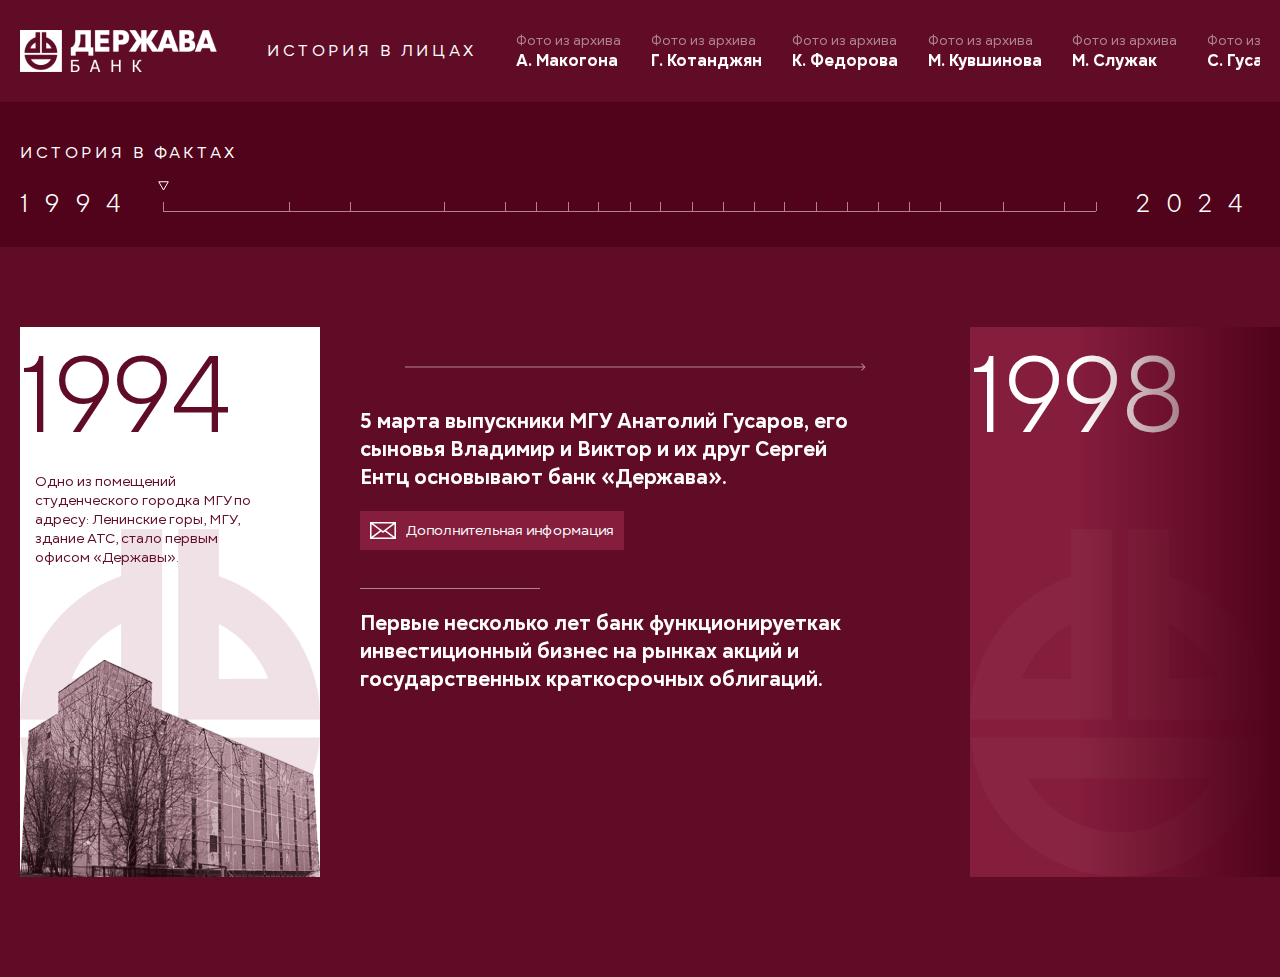
<file: index.html>
<!DOCTYPE html>
<html lang="en">

<head>
    <meta charset="UTF-8">
    <meta name="viewport" content="width=device-width, initial-scale=1.0">
    <title>Держава 30 лет</title>
    <meta name="description" content="Держава 3:0 - Игра продолжается">
    <link rel="apple-touch-icon" sizes="180x180" href="./img/favicons/apple-touch-icon.png">
    <link rel="icon" type="image/png" sizes="32x32" href="./img/favicons/favicon-32x32.png">
    <link rel="icon" type="image/png" sizes="16x16" href="./img/favicons/favicon-16x16.png">
    <link rel="stylesheet" href="./css/swiper-bundle.min.css">
    <link rel="stylesheet" href="./css/main.min.css">
</head>

<body>
    <header class="header">
        <div class="container">
            <div class="header__wrapper">
                <div class="header__logo">
                    <img src="./img/logo.png" alt="">
                </div>
                <div class="header__content">
                    <div class="header__title">ИСТОРИЯ В ЛИЦАХ</div>
                    <div class="header__slider swiper">
                        <div class="swiper-wrapper">
                            <a href="/macagona" target="_blank" class="swiper-slide">
                                <div class="slide-title">Фото из архива</div>
                                <div class="slide-name">А. Макогона</div>
                            </a>
                            <a href="/kotanjyan" target="_blank" class="swiper-slide">
                                <div class="slide-title">Фото из архива</div>
                                <div class="slide-name">Г. Котанджян</div>
                            </a>
                            <a href="/fedorov" target="_blank" class="swiper-slide">
                                <div class="slide-title">Фото из архива</div>
                                <div class="slide-name">К. Федорова</div>
                            </a>
                            <a href="/kuvshinova" target="_blank" class="swiper-slide">
                                <div class="slide-title">Фото из архива</div>
                                <div class="slide-name">М. Кувшинова</div>
                            </a>
                            <a href="/sluzhak" target="_blank" class="swiper-slide">
                                <div class="slide-title">Фото из архива</div>
                                <div class="slide-name">М. Служак</div>
                            </a>
                            <a href="/gusarova" target="_blank" class="swiper-slide">
                                <div class="slide-title">Фото из архива</div>
                                <div class="slide-name">С. Гусаровой</div>
                            </a>
                            <a href="/sergeeva" target="_blank" class="swiper-slide">
                                <div class="slide-title">Фото из архива</div>
                                <div class="slide-name">Ю. Сергеевой</div>
                            </a>
                            <a href="/pelipenko" target="_blank" class="swiper-slide">
                                <div class="slide-title">Фото из архива</div>
                                <div class="slide-name">Е. Пелипенко</div>
                            </a>
                            <a href="/corporate" target="_blank" class="swiper-slide">
                                <div class="slide-title">Фото из архива</div>
                                <div class="slide-name">Корпоративные мероприятия</div>
                            </a>
                        </div>
                    </div>
                </div>
                <div class="mobile-btn">
                    <svg width="25" height="20" viewBox="0 0 25 20" fill="none" xmlns="http://www.w3.org/2000/svg">
                        <rect width="25" height="2" fill="#AF8592" />
                        <rect width="25" height="2" transform="translate(0 9)" fill="#AF8592" />
                        <rect width="25" height="2" transform="translate(0 18)" fill="#AF8592" />
                    </svg>
                </div>
            </div>
        </div>
    </header>
    <main class="main">
        <section class="timeline">
            <div class="container">
                <div class="timeline__wrapper">
                    <div class="timeline__title">ИСТОРИЯ В ФАКТАХ</div>
                    <div class="timeline__content">
                        <div class="timeline__date">1994</div>
                        <div class="timeline__lines">
                            <div class="timeline__arrow"></div>
                            <span class="timeline__line" data-left="0"></span>
                            <span class="timeline__line" data-left="13.5"></span>
                            <span class="timeline__line" data-left="20"></span>

                            <span class="timeline__line" data-left="30.1"></span>
                            <span class="timeline__line" data-left="36.7"></span>
                            <span class="timeline__line" data-left="40"></span>

                            <span class="timeline__line" data-left="43.4"></span>
                            <span class="timeline__line" data-left="46.6"></span>
                            <span class="timeline__line" data-left="50"></span>

                            <span class="timeline__line" data-left="53.3"></span>
                            <span class="timeline__line" data-left="56.7"></span>
                            <span class="timeline__line" data-left="60"></span>

                            <span class="timeline__line" data-left="63.3"></span>
                            <span class="timeline__line" data-left="66.6"></span>
                            <span class="timeline__line" data-left="70"></span>

                            <span class="timeline__line" data-left="73.3"></span>
                            <span class="timeline__line" data-left="76.6"></span>
                            <span class="timeline__line" data-left="80"></span>

                            <span class="timeline__line" data-left="83.3"></span>
                            <span class="timeline__line" data-left="90"></span>
                            <span class="timeline__line" data-left="96.6"></span>
                            <span class="timeline__line" data-left="100"></span>
                        </div>
                        <div class="timeline__date">2024</div>

                    </div>
                </div>
            </div>
        </section>
        <section class="cards">
            <div class="container">
                <div class="cards__slider swiper">
                    <div class="cards__nav">
                        <div class="swiper-button-prev"></div>
                        <div class="swiper-button-next"></div>
                    </div>
                    <div class="swiper-wrapper">
                        <div class="swiper-slide card">
                            <div class="card__block">
                                <div class="block__content">
                                    <div class="block__year">1994</div>
                                    <div class="block__descr">Одно из помещений студенческого городка МГУ по адресу:
                                        Ленинские горы, МГУ, здание АТС, стало первым
                                        офисом «Державы».</div>
                                    <div class="block__image">
                                        <img src="./img/cards/card-1994.png" alt="">
                                    </div>
                                </div>
                            </div>
                            <div class="card__info">
                                <div class="info__title">
                                    5 марта выпускники МГУ Анатолий Гусаров, его сыновья
                                    Владимир и Виктор и их друг Сергей Ентц основывают банк «Держава».
                                </div>
                                <div class="info__plate-wrapper">
                                    <div class="info__btn">Дополнительная информация</div>
                                    <div class="info__plate">
                                        <div class="plate__img">
                                            <img src="./img/cards/card-1994-man.png" alt="">
                                        </div>
                                        <div class="plate__descr">
                                            1994–2000 <br>
                                            Председатель правления «Державы» – Владимир Гусаров.
                                        </div>
                                    </div>
                                </div>
                                <div class="info__line"></div>
                                <div class="info__title">
                                    Первые несколько лет банк функционируеткак инвестиционный бизнес
                                    на рынках акций и государственных краткосрочных облигаций.
                                </div>
                                <div class="info__plate-wrapper _mob">
                                    <div class="info__btn">Дополнительная информация</div>
                                    <div class="info__plate">
                                        <div class="plate__descr">
                                            Одно из помещений студенческого городка МГУ по адресу:
                                            Ленинские горы, МГУ, здание АТС, стало первым
                                            офисом «Державы».
                                        </div>
                                    </div>
                                </div>
                            </div>
                        </div>

                        <div class="swiper-slide card">
                            <div class="card__block">
                                <div class="block__content">
                                    <div class="block__year">1998</div>

                                </div>
                            </div>
                            <div class="card__info">
                                <div class="info__title">
                                    Клуб выпускников экономфака МГУ
                                </div>
                                <div class="info__descr">
                                    По инициативе Владимира Гусарова основан Клуб
                                    выпускников экономического факультета (КВЭФ
                                    МГУ), членами которого стали многие сотрудники
                                    банка. Девиз клуба – «Мы за рос кошь человеческого
                                    общения!».
                                </div>
                                <div class="info__line"></div>
                                <div class="info__title">
                                    Экономический кризис
                                </div>
                                <div class="info__plate-wrapper">
                                    <div class="info__btn">Дополнительная информация</div>
                                    <div class="info__plate">
                                        <!-- <div class="plate__img">
                                            <img src="./img/cards/card-1994-man.png" alt="">
                                        </div> -->
                                        <div class="plate__descr">
                                            Кризис 1998 года банк переживал тяжело,
                                            но устоял и стартовал с новой стратегией развития: работа на рынке Private
                                            Banking.
                                            Она позволяла клиентам закрыть все базовые потребности
                                            в финансовых услугах.
                                        </div>
                                    </div>
                                </div>
                                <!-- <div class="info__descr">
                                    Кризис 1998 года банк переживал тяжело,
                                    но устоял и стартовал с новой стратегией развития: работа на рынке Private Banking.
                                    Она позволяла клиентам закрыть все базовые потребности
                                    в финансовых услугах.
                                </div> -->
                            </div>
                        </div>

                        <div class="swiper-slide card">
                            <div class="card__block">
                                <div class="block__content">
                                    <div class="block__year">2000</div>
                                    <div class="block__image">
                                        <img src="./img/cards/card-2000.png" alt="">
                                    </div>
                                </div>
                            </div>
                            <div class="card__info">
                                <div class="info__title">
                                    2000-2003 <br>
                                    Председатель правления
                                    «Державы» –
                                    Виктор Гусаров.
                                </div>
                            </div>
                        </div>

                        <div class="swiper-slide card">
                            <div class="card__block">
                                <div class="block__content">
                                    <div class="block__year">2003</div>
                                    <div class="block__image">
                                        <img src="./img/cards/card-2003.png" alt="">
                                    </div>
                                </div>
                            </div>
                            <div class="card__info">
                                <div class="info__title">
                                    2003-2006 <br>
                                    Председатель правления «Державы» –
                                    Сергей Ентц.
                                </div>
                            </div>
                        </div>

                        <div class="swiper-slide card">
                            <div class="card__block">
                                <div class="block__content">
                                    <div class="block__year">2005</div>
                                </div>
                            </div>
                            <div class="card__info">
                                <div class="info__title">
                                    Большие перемены
                                </div>
                                <div class="info__descr">
                                    Бизнес претерпевает существенное плановое сокращение и готовится к продаже.
                                    Виктор Гусаров отходит от участия в управлении банком
                                    и остается акционером с долей 20%.
                                    Сергею Ентцу и Владимиру Гусарову принадлежат
                                    по 40% активов, и с этого момента они занимаются
                                    управлением банка вдвоем. Партнеры рассматривают возможность закрытия или продажи
                                    бизнеса, но сделка с потенциальным покупателем срывается. Ентц
                                    и Гусаров снова наращивают кредитный портфель.
                                </div>
                            </div>
                        </div>

                        <div class="swiper-slide card">
                            <div class="card__block">
                                <div class="block__content">
                                    <div class="block__year">2006</div>
                                    <div class="block__image">
                                        <img src="./img/cards/card-2006.png" alt="">
                                    </div>
                                </div>
                            </div>
                            <div class="card__info">
                                <div class="info__title">
                                    2006–2012 <br>
                                    Председатель правления «Державы» – Александр Ушаков.
                                </div>
                            </div>
                        </div>

                        <div class="swiper-slide card">
                            <div class="card__block">
                                <div class="block__content">
                                    <div class="block__year">2007</div>
                                </div>
                            </div>
                            <div class="card__info">
                                <div class="info__title">
                                    Предпродажная
                                    подготовка
                                </div>
                                <div class="info__descr">
                                    Кредитный портфель «Державы» сильно сокращается. Партнеры ищут стратегического
                                    инвестора и вступают в сделку с латвийским банком Rietumu (г. Рига),
                                    но получают отказ ЦБ РФ от акцепта сделки по причине плохих отношений с Латвией.
                                </div>
                            </div>
                        </div>

                        <div class="swiper-slide card">
                            <div class="card__block">
                                <div class="block__content">
                                    <div class="block__year">2008</div>
                                </div>
                            </div>
                            <div class="card__info">
                                <div class="info__title">
                                    Кредитный портфель в 2008 году становится проблемным,
                                    но своевременные решения Сергея Ентца помогают выйти из кризиса
                                    и начать снова набирать обороты.
                                </div>
                            </div>
                        </div>

                        <div class="swiper-slide card">
                            <div class="card__block">
                                <div class="block__content">
                                    <div class="block__year">2009</div>
                                </div>
                            </div>
                            <div class="card__info">
                                <div class="info__title">
                                    РЕПО
                                    и обеспечение
                                    по кредитам
                                </div>
                                <div class="info__descr">
                                    Банк «Держава» активно приобретает облигации
                                    из Ломбардного списка ЦБ РФ, первым из российских банков отказавшись от размещения и
                                    привлечения средств на межбанковском рынке. Теперь - только сделки РЕПО, либо на
                                    рынке, либо с ЦБ.
                                    Банк успешно выходит на рынок тендерного кредитования для обеспечения заключения
                                    юридическими лицами государственных контрактов.
                                </div>
                            </div>
                        </div>

                        <div class="swiper-slide card">
                            <div class="card__block">
                                <div class="block__content">
                                    <div class="block__year">2010</div>
                                </div>
                            </div>
                            <div class="card__info">
                                <div class="info__title">
                                    Бурный рост
                                    и переезд
                                </div>
                                <div class="info__descr">
                                    «Держава» продолжает расширять бизнес: растет
                                    перечень предоставляемых услуг, увеличиваются количественные показатели – валюта
                                    баланса, капитал,
                                    клиентская база. На волне бурного роста банк готовится к переезду в новый офис.
                                </div>
                            </div>
                        </div>

                        <div class="swiper-slide card">
                            <div class="card__block">
                                <div class="block__content">
                                    <div class="block__year">2011</div>
                                    <div class="block__image">
                                        <img src="./img/cards/card-2011.png" alt="">
                                    </div>
                                </div>
                            </div>
                            <div class="card__info">
                                <div class="info__title">
                                    «Держава» обретает
                                    новое место жительства.
                                    Теперь офис банка
                                    расположен по адресу:
                                    Большой Саввинский
                                    переулок, д. 2, cтр. 9.
                                </div>
                            </div>
                        </div>

                        <div class="swiper-slide card">
                            <div class="card__block">
                                <div class="block__content">
                                    <div class="block__year">2012</div>
                                    <div class="block__image">
                                        <img src="./img/cards/card-2012.png" alt="">
                                    </div>
                                </div>
                            </div>
                            <div class="card__info">
                                <div class="info__title">
                                    Новые горизонты
                                    и новая структура собственников
                                </div>
                                <div class="info__descr">
                                </div>
                                <div class="info__plate-wrapper">
                                    <div class="info__btn">Дополнительная информация</div>
                                    <div class="info__plate">
                                        <div class="plate__descr">
                                            Банк принимает новую стратегию развития. Рейтинговое агентство «Эксперт РА»
                                            присваивает «Державе» рейтинг A,
                                            который оценивает уровень кредитоспособности «Державы» как умеренно высокий.
                                            Сергей Ентц становится председателем совета директоров и остается им
                                            до 2023 года.
                                            <br>
                                            <br>
                                            Владимир Гусаров и Сергей Ентц договариваются разойтись в бизнес-проектах:
                                            Ентц
                                            выкупает долю Гусарова и становится контролирующим бенефициаром.
                                            <br>
                                            <br>
                                            Рейтинговое агентство «Эксперт РА» присваивает «Державе» рейтинг A, который
                                            оценивает уровень кредитоспособности «Державы» как умеренно высокий.
                                        </div>
                                    </div>
                                </div>
                                <div class="info__line"></div>
                                <div class="info__title">
                                    2012–2014 <br>
                                    Председатель правления «Державы» – <br>
                                    Мария Служак.
                                </div>
                            </div>
                        </div>

                        <div class="swiper-slide card">
                            <div class="card__block">
                                <div class="block__content">
                                    <div class="block__year">2013</div>
                                </div>
                            </div>
                            <div class="card__info">
                                <div class="info__title">
                                    Облигации « Державы» были включены в Ломбардный список.
                                    По РЕПО с ними другие банки могли привлекать до 2 млрд рублей непосредственно у ЦБ
                                    РФ.
                                </div>
                            </div>
                        </div>

                        <div class="swiper-slide card">
                            <div class="card__block">
                                <div class="block__content">
                                    <div class="block__year">2014</div>
                                    <div class="block__image">
                                        <img src="./img/cards/card-2014.png" alt="">
                                    </div>
                                </div>
                            </div>
                            <div class="card__info">
                                <div class="info__title">
                                    Банковские
                                    гарантии -
                                    удаленно
                                </div>
                                <div class="info__descr">
                                    «Держава» совместно с партнерами создает и выводит
                                    на рынок новый с технологической точки зрения продукт
                                    по дистанционной выдаче банковских гарантий для обеспечения исполнения госзаказов.
                                </div>
                                <div class="info__line"></div>
                                <div class="info__title">
                                    2014–2016 <br>
                                    Председатель правления «Державы» – Светлана
                                    Биран.
                                </div>
                            </div>
                        </div>
                        <div class="swiper-slide card">
                            <div class="card__block">
                                <div class="block__content">
                                    <div class="block__year">2015</div>
                                    <div class="block__image">
                                        <img src="./img/cards/card-2015.png" alt="">
                                    </div>
                                </div>
                            </div>
                            <div class="card__info">
                                <div class="info__title">
                                    14 место по РЕПО
                                </div>
                                <div class="info__descr">
                                    Банк занимает 14-е место по абсолютному
                                    объему валютного РЕПО с Банком России.
                                    В марте «Держава» привлекла от ЦБ РФ сумму, равную пяти капиталам банка, скупив
                                    дешевые еврооблигации российских эмитентов.
                                </div>
                                <div class="info__line"></div>
                                <div class="info__title">
                                    «Держава» запускает собственную систему дистанционного предоставления финансовых
                                    продуктов
                                    «Держава Онлайн».
                                </div>
                            </div>
                        </div>
                        <div class="swiper-slide card">
                            <div class="card__block">
                                <div class="block__content">
                                    <div class="block__year">2016</div>
                                    <div class="block__image">
                                        <img src="./img/cards/card-2016.png" alt="">
                                    </div>
                                </div>
                            </div>
                            <div class="card__info">
                                <div class="info__title">
                                    2016 – настоящее
                                    время <br>
                                    Председатель правления «Державы» –
                                    Алексей Скородумов.
                                </div>
                                <div class="info__line"></div>
                                <div class="info__title">
                                    Все обязательства
                                    перед ЦБ РФ по РЕПО
                                    были погашены, и больше «Держава» у ЦБ РФ
                                    РЕПО в значимых объемах не привлекала.
                                    Капитал «Державы» – около 3 млрд рублей.
                                </div>
                            </div>
                        </div>
                        <div class="swiper-slide card">
                            <div class="card__block">
                                <div class="block__content">
                                    <div class="block__year">2017</div>
                                </div>
                            </div>
                            <div class="card__info">
                                <div class="info__title">
                                    Капитал «Державы»
                                    продолжает расти:
                                    он составляет уже
                                    более 5 млрд рублей.
                                </div>
                            </div>
                        </div>
                        <div class="swiper-slide card">
                            <div class="card__block">
                                <div class="block__content">
                                    <div class="block__year">2018</div>
                                </div>
                            </div>
                            <div class="card__info">
                                <div class="info__title">
                                    Капитал «Державы» превышает 6 млрд рублей.
                                </div>
                                <div class="info__descr">
                                    В «Державе» становится доступным дистанционное открытие счетов
                                    для юридических лиц: банковского
                                    счета, а также счета подрядчиков и поставщиков Фонда капитального ремонта
                                    многоквартирных домов города Москвы.
                                    Банк выдает 20% всех гарантий
                                    по госзакупкам в РФ (в штуках).
                                </div>
                            </div>
                        </div>

                        <div class="swiper-slide card">
                            <div class="card__block">
                                <div class="block__content">
                                    <div class="block__year">2019</div>
                                </div>
                            </div>
                            <div class="card__info">
                                <div class="info__title">
                                    Капитал «Державы» <br>
                                    составляет
                                    7,7 млрд рублей.

                                </div>
                                <div class="info__descr">
                                    В банке внедряются новые
                                    продукты: кредит на исполнение государственного контракта и гарантия
                                    обеспечения исполнения
                                    гарантийных обязательств.
                                </div>
                            </div>
                        </div>
                        <div class="swiper-slide card">
                            <div class="card__block">
                                <div class="block__content">
                                    <div class="block__year">2021</div>
                                </div>
                            </div>
                            <div class="card__info">
                                <div class="info__title">
                                    «Держава» занимает 3-е место по эффективности, 13-е – по рентабельности
                                    в рейтинге газеты «Коммерсантъ».
                                </div>
                                <div class="info__descr">
                                    9,5 млрд рублей
                                    составляет собственный капитал банка.
                                    По этому показателю банк занимает 8-е место и 92-е место – по активам.
                                </div>
                                <div class="info__title">
                                    Эконом­факу МГУ - 80!
                                </div>
                                <div class="info__plate-wrapper">
                                    <div class="info__btn">Дополнительная информация</div>
                                    <div class="info__plate">
                                        <div class="plate__descr">
                                            К 80-летию экономического факультета МГУ им. М. В. Ломоносова при поддержке
                                            «­Державы» в декабре создан и ­запущен новый современный сайт факультета
                                        </div>
                                    </div>
                                </div>
                            </div>
                        </div>

                        <div class="swiper-slide card">
                            <div class="card__block">
                                <div class="block__content">
                                    <div class="block__year">2023</div>
                                </div>
                            </div>
                            <div class="card__info">
                                <div class="info__title">
                                    Капитал «Державы» (после выплаты дивидендов) составляет
                                    12 млрд рублей.
                                </div>
                                <div class="info__descr">
                                    Активы – 47 млрд рублей.
                                    Банк показывает максимальную
                                    в своей истории прибыль –
                                    7 млрд рублей.
                                    В национальной рейтинговой шкале
                                    банку присвоен показатель BBB-(RU) позитивный. Национальный кредитный рейтинг
                                    повышает кредитный
                                    рейтинг «Державы» до BBB.ru со стабильным прогнозом.
                                </div>
                                <div class="info__plate-wrapper">
                                    <div class="info__btn">Дополнительная информация</div>
                                    <div class="info__plate">
                                        <div class="plate__descr">
                                            В национальной рейтинговой шкале банку присвоен показатель BBB-(RU) –
                                            позитивный. Национальный кредитный рейтинг повышает кредитный рейтинг
                                            «Державы» до BBB.ru со стабильным прогнозом.
                                        </div>
                                    </div>
                                </div>
                            </div>
                        </div>

                        <div class="swiper-slide card">
                            <div class="card__block">
                                <div class="block__content">
                                    <div class="block__year">2024</div>
                                    <div class="block__image">
                                        <img src="./img/cards/card-2024.png" alt="">
                                    </div>
                                </div>
                            </div>
                            <div class="card__info">
                                <div class="info__title">
                                    «Держава»
                                    празднует 30-летие. Игра продолжается...
                                </div>
                            </div>
                        </div>

                    </div>
                </div>
            </div>
        </section>
    </main>

    <script src="./js/swiper-bundle.min.js"></script>
    <script src="./js/main.js"></script>
</body>

</html>
</file>
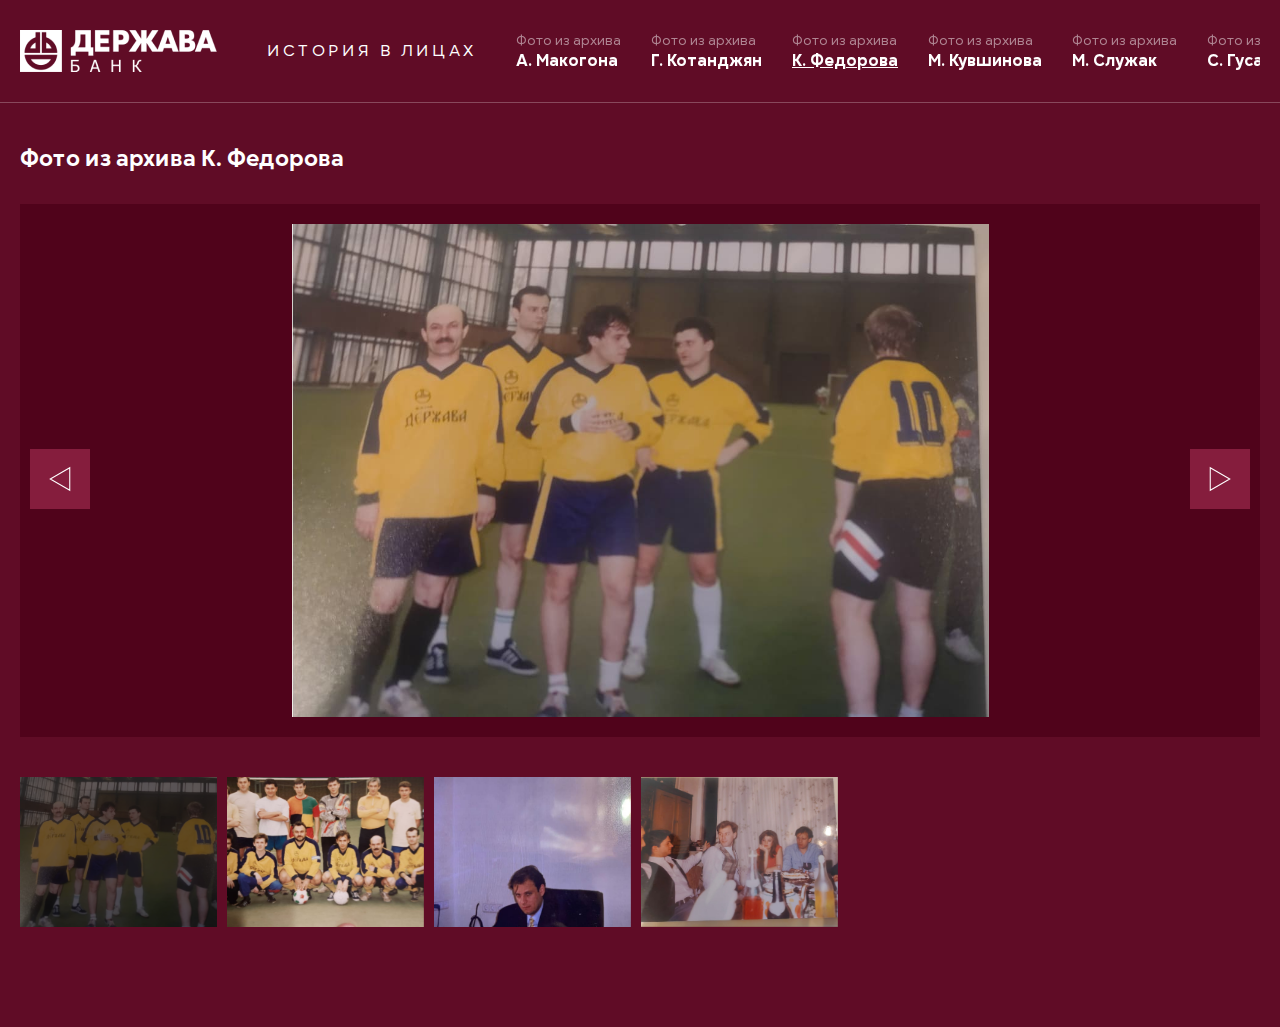
<file: fedorov/index.html>
<!DOCTYPE html>
<html lang="en">

<head>
    <meta charset="UTF-8">
    <meta name="viewport" content="width=device-width, initial-scale=1.0">
    <title>Держава 30 лет</title>
    <meta name="description" content="Держава 3:0 - Игра продолжается">
    <link rel="apple-touch-icon" sizes="180x180" href="../img/favicons/apple-touch-icon.png">
    <link rel="icon" type="image/png" sizes="32x32" href="../img/favicons/favicon-32x32.png">
    <link rel="icon" type="image/png" sizes="16x16" href="../img/favicons/favicon-16x16.png">
    <script src="../js/fancybox.umd.js"></script>
    <link rel="stylesheet" href="../css/fancybox.css" />
    <link rel="stylesheet" href="../css/swiper-bundle.min.css">
    <link rel="stylesheet" href="../css/main.min.css">
</head>

<body>
    <header class="header gallery-header">
        <div class="container">
            <div class="header__wrapper">
                <a href="/" class="header__logo">
                    <img src="../img/logo.png" alt="">
                </a>
                <div class="header__content">
                    <div class="header__title">ИСТОРИЯ В ЛИЦАХ</div>
                    <div class="header__slider swiper">
                        <div class="swiper-wrapper">
                            <a href="/macagona" target="_blank" class="swiper-slide">
                                <div class="slide-title">Фото из архива</div>
                                <div class="slide-name">А. Макогона</div>
                            </a>
                            <a href="/kotanjyan" target="_blank" class="swiper-slide">
                                <div class="slide-title">Фото из архива</div>
                                <div class="slide-name">Г. Котанджян</div>
                            </a>
                            <a href="/fedorov" target="_blank" class="swiper-slide active-link">
                                <div class="slide-title">Фото из архива</div>
                                <div class="slide-name">К. Федорова</div>
                            </a>
                            <a href="/kuvshinova" target="_blank" class="swiper-slide">
                                <div class="slide-title">Фото из архива</div>
                                <div class="slide-name">М. Кувшинова</div>
                            </a>
                            <a href="/sluzhak" target="_blank" class="swiper-slide">
                                <div class="slide-title">Фото из архива</div>
                                <div class="slide-name">М. Служак</div>
                            </a>
                            <a href="/gusarova" target="_blank" class="swiper-slide">
                                <div class="slide-title">Фото из архива</div>
                                <div class="slide-name">С. Гусаровой</div>
                            </a>
                            <a href="/sergeeva" target="_blank" class="swiper-slide">
                                <div class="slide-title">Фото из архива</div>
                                <div class="slide-name">Ю. Сергеевой</div>
                            </a>
                            <a href="/pelipenko" target="_blank" class="swiper-slide">
                                <div class="slide-title">Фото из архива</div>
                                <div class="slide-name">Е. Пелипенко</div>
                            </a>
                            <a href="/corporate" target="_blank" class="swiper-slide">
                                <div class="slide-title">Фото из архива</div>
                                <div class="slide-name">Корпоративные мероприятия</div>
                            </a>
                        </div>
                    </div>
                </div>
                <div class="mobile-btn">
                    <svg width="25" height="20" viewBox="0 0 25 20" fill="none" xmlns="http://www.w3.org/2000/svg">
                        <rect width="25" height="2" fill="#AF8592" />
                        <rect width="25" height="2" transform="translate(0 9)" fill="#AF8592" />
                        <rect width="25" height="2" transform="translate(0 18)" fill="#AF8592" />
                    </svg>
                </div>
            </div>
        </div>
    </header>
    <main class="main gallery-main">
        <section class="gallery">
            <div class="container">
                <div class="gallery__title">Фото из архива К. Федорова</div>
                <div class="gallery__wrapper">
                    <div class="gallery-main-slider swiper">
                        <div class="swiper-button-prev">
                            <svg width="20" height="24" viewBox="0 0 20 24" fill="none"
                                xmlns="http://www.w3.org/2000/svg">
                                <path d="M19 22.3923L1 12L19 1.60769L19 22.3923Z" stroke="white" />
                            </svg>
                        </div>
                        <div class="swiper-button-next">
                            <svg width="20" height="24" viewBox="0 0 20 24" fill="none"
                                xmlns="http://www.w3.org/2000/svg">
                                <path d="M1 1.60769L19 12L0.999999 22.3923L1 1.60769Z" stroke="white" />
                            </svg>
                        </div>
                        <div class="swiper-wrapper">
                            <div class="swiper-slide">
                                <div class="slide-image">
                                    <img src="../img/gallery/fedorova/fedorova-01.jpg" />
                                </div>
                            </div>
                            <div class="swiper-slide">
                                <div class="slide-image">
                                    <img src="../img/gallery/fedorova/fedorova-02.jpg" />
                                </div>
                            </div>
                            <div class="swiper-slide">
                                <div class="slide-image">
                                    <img src="../img/gallery/fedorova/fedorova-03.jpg" />
                                </div>
                            </div>
                            <div class="swiper-slide">
                                <div class="slide-image">
                                    <img src="../img/gallery/fedorova/fedorova-04.jpg" />
                                </div>
                            </div>
                        </div>
                    </div>
                    <div class="gallery-thumb-slider swiper">
                        <div class="swiper-wrapper">
                            <div class="swiper-slide">
                                <img src="../img/gallery/fedorova/fedorova-01.jpg" />
                            </div>
                            <div class="swiper-slide">
                                <img src="../img/gallery/fedorova/fedorova-02.jpg" />
                            </div>
                            <div class="swiper-slide">
                                <img src="../img/gallery/fedorova/fedorova-03.jpg" />
                            </div>
                            <div class="swiper-slide">
                                <img src="../img/gallery/fedorova/fedorova-04.jpg" />
                            </div>
                        </div>
                    </div>
                </div>
            </div>
        </section>
    </main>

    <script src="../js/swiper-bundle.min.js"></script>
    <script src="../js/main.js"></script>
</body>

</html>
</file>
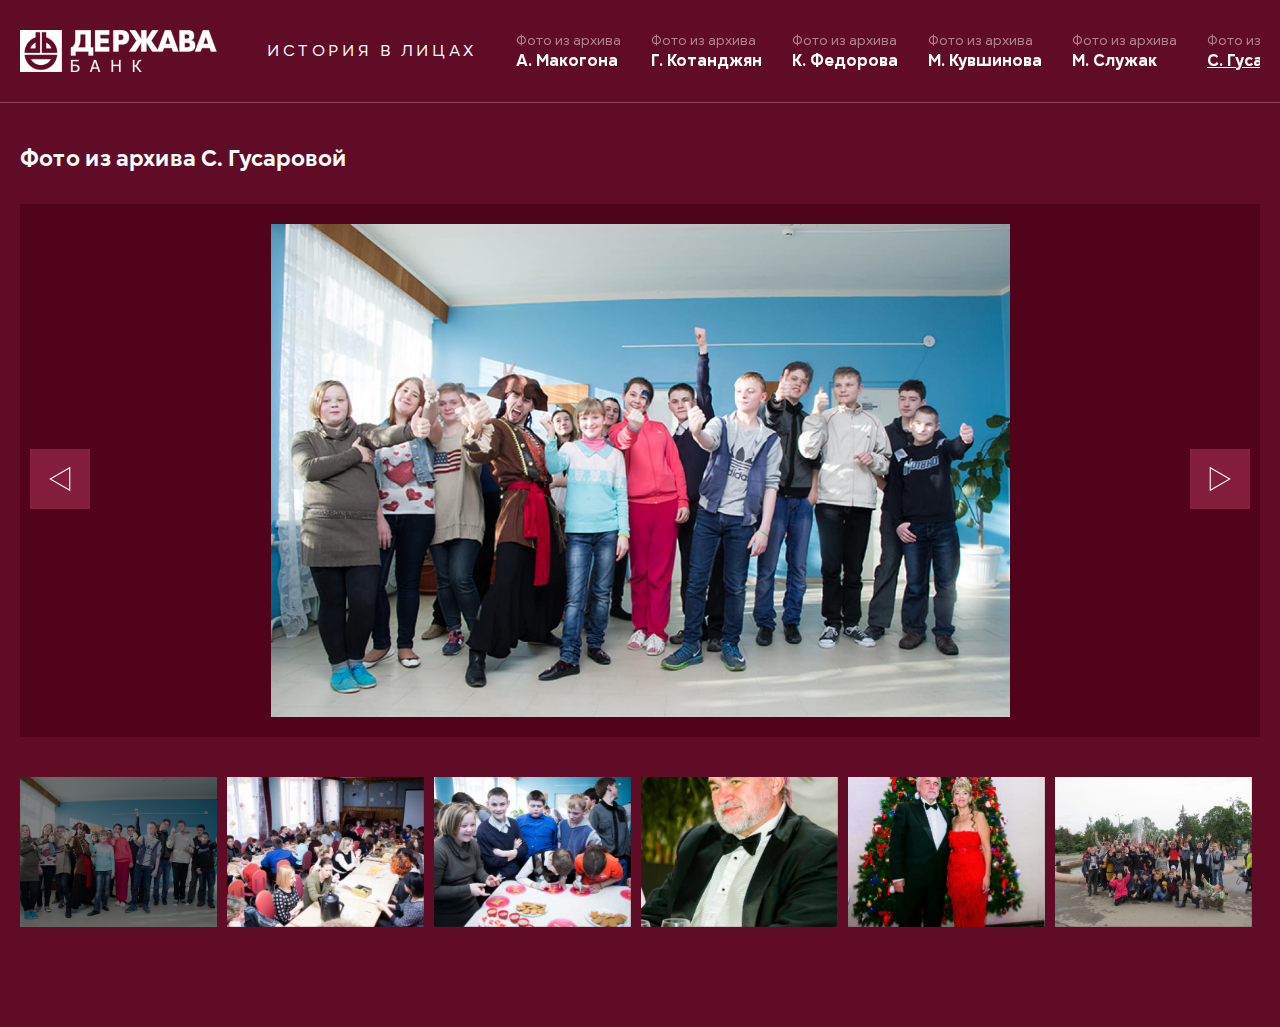
<file: gusarova/index.html>
<!DOCTYPE html>
<html lang="en">

<head>
    <meta charset="UTF-8">
    <meta name="viewport" content="width=device-width, initial-scale=1.0">
    <title>Держава 30 лет</title>
    <meta name="description" content="Держава 3:0 - Игра продолжается">
    <link rel="apple-touch-icon" sizes="180x180" href="../img/favicons/apple-touch-icon.png">
    <link rel="icon" type="image/png" sizes="32x32" href="../img/favicons/favicon-32x32.png">
    <link rel="icon" type="image/png" sizes="16x16" href="../img/favicons/favicon-16x16.png">
    <script src="../js/fancybox.umd.js"></script>
    <link rel="stylesheet" href="../css/fancybox.css" />
    <link rel="stylesheet" href="../css/swiper-bundle.min.css">
    <link rel="stylesheet" href="../css/main.min.css">
</head>

<body>
    <header class="header gallery-header">
        <div class="container">
            <div class="header__wrapper">
                <a href="/" class="header__logo">
                    <img src="../img/logo.png" alt="">
                </a>
                <div class="header__content">
                    <div class="header__title">ИСТОРИЯ В ЛИЦАХ</div>
                    <div class="header__slider swiper">
                        <div class="swiper-wrapper">
                            <a href="/macagona" target="_blank" class="swiper-slide">
                                <div class="slide-title">Фото из архива</div>
                                <div class="slide-name">А. Макогона</div>
                            </a>
                            <a href="/kotanjyan" target="_blank" class="swiper-slide">
                                <div class="slide-title">Фото из архива</div>
                                <div class="slide-name">Г. Котанджян</div>
                            </a>
                            <a href="/fedorov" target="_blank" class="swiper-slide">
                                <div class="slide-title">Фото из архива</div>
                                <div class="slide-name">К. Федорова</div>
                            </a>
                            <a href="/kuvshinova" target="_blank" class="swiper-slide">
                                <div class="slide-title">Фото из архива</div>
                                <div class="slide-name">М. Кувшинова</div>
                            </a>
                            <a href="/sluzhak" target="_blank" class="swiper-slide">
                                <div class="slide-title">Фото из архива</div>
                                <div class="slide-name">М. Служак</div>
                            </a>
                            <a href="/gusarova" target="_blank" class="swiper-slide active-link">
                                <div class="slide-title">Фото из архива</div>
                                <div class="slide-name">С. Гусаровой</div>
                            </a>
                            <a href="/sergeeva" target="_blank" class="swiper-slide">
                                <div class="slide-title">Фото из архива</div>
                                <div class="slide-name">Ю. Сергеевой</div>
                            </a>
                            <a href="/pelipenko" target="_blank" class="swiper-slide">
                                <div class="slide-title">Фото из архива</div>
                                <div class="slide-name">Е. Пелипенко</div>
                            </a>
                            <a href="/corporate" target="_blank" class="swiper-slide">
                                <div class="slide-title">Фото из архива</div>
                                <div class="slide-name">Корпоративные мероприятия</div>
                            </a>
                        </div>
                    </div>
                </div>
                <div class="mobile-btn">
                    <svg width="25" height="20" viewBox="0 0 25 20" fill="none" xmlns="http://www.w3.org/2000/svg">
                        <rect width="25" height="2" fill="#AF8592" />
                        <rect width="25" height="2" transform="translate(0 9)" fill="#AF8592" />
                        <rect width="25" height="2" transform="translate(0 18)" fill="#AF8592" />
                    </svg>
                </div>
            </div>
        </div>
    </header>
    <main class="main gallery-main">
        <section class="gallery">
            <div class="container">
                <div class="gallery__title">Фото из архива С. Гусаровой</div>
                <div class="gallery__wrapper">
                    <div class="gallery-main-slider swiper">
                        <div class="swiper-button-prev">
                            <svg width="20" height="24" viewBox="0 0 20 24" fill="none"
                                xmlns="http://www.w3.org/2000/svg">
                                <path d="M19 22.3923L1 12L19 1.60769L19 22.3923Z" stroke="white" />
                            </svg>
                        </div>
                        <div class="swiper-button-next">
                            <svg width="20" height="24" viewBox="0 0 20 24" fill="none"
                                xmlns="http://www.w3.org/2000/svg">
                                <path d="M1 1.60769L19 12L0.999999 22.3923L1 1.60769Z" stroke="white" />
                            </svg>
                        </div>
                        <div class="swiper-wrapper">
                            <div class="swiper-slide">
                                <div class="slide-image">
                                    <img src="../img/gallery/gusarova/gusarova-01.jpg" />
                                    <!-- <div class="slide-descr">Описание фото. 1994 год.</div> -->
                                </div>
                            </div>
                            <div class="swiper-slide">
                                <div class="slide-image">
                                    <img src="../img/gallery/gusarova/gusarova-02.jpg" />
                                    <!-- <div class="slide-descr">Описание фото. 1994 год.</div> -->
                                </div>
                            </div>
                            <div class="swiper-slide">
                                <div class="slide-image">
                                    <img src="../img/gallery/gusarova/gusarova-03.jpg" />
                                    <!-- <div class="slide-descr">Описание фото. 1994 год.</div> -->
                                </div>
                            </div>
                            <div class="swiper-slide">
                                <div class="slide-image">
                                    <img src="../img/gallery/gusarova/gusarova-04.jpg" />
                                    <!-- <div class="slide-descr">Описание фото. 1994 год.</div> -->
                                </div>
                            </div>
                            <div class="swiper-slide">
                                <div class="slide-image">
                                    <img src="../img/gallery/gusarova/gusarova-05.jpg" />
                                    <!-- <div class="slide-descr">Описание фото. 1994 год.</div> -->
                                </div>
                            </div>
                            <div class="swiper-slide">
                                <div class="slide-image">
                                    <img src="../img/gallery/gusarova/gusarova-06.jpg" />
                                    <!-- <div class="slide-descr">Описание фото. 1994 год.</div> -->
                                </div>
                            </div>
                        </div>
                    </div>
                    <div class="gallery-thumb-slider swiper">
                        <div class="swiper-wrapper">
                            <div class="swiper-slide">
                                <img src="../img/gallery/gusarova/gusarova-01.jpg" />
                            </div>
                            <div class="swiper-slide">
                                <img src="../img/gallery/gusarova/gusarova-02.jpg" />

                            </div>
                            <div class="swiper-slide">
                                <img src="../img/gallery/gusarova/gusarova-03.jpg" />

                            </div>
                            <div class="swiper-slide">
                                <img src="../img/gallery/gusarova/gusarova-04.jpg" />

                            </div>
                            <div class="swiper-slide">
                                <img src="../img/gallery/gusarova/gusarova-05.jpg" />

                            </div>
                            <div class="swiper-slide">
                                <img src="../img/gallery/gusarova/gusarova-06.jpg" />
                            </div>
                        </div>
                    </div>
                </div>
            </div>
        </section>
    </main>

    <script src="../js/swiper-bundle.min.js"></script>
    <script src="../js/main.js"></script>
</body>

</html>
</file>
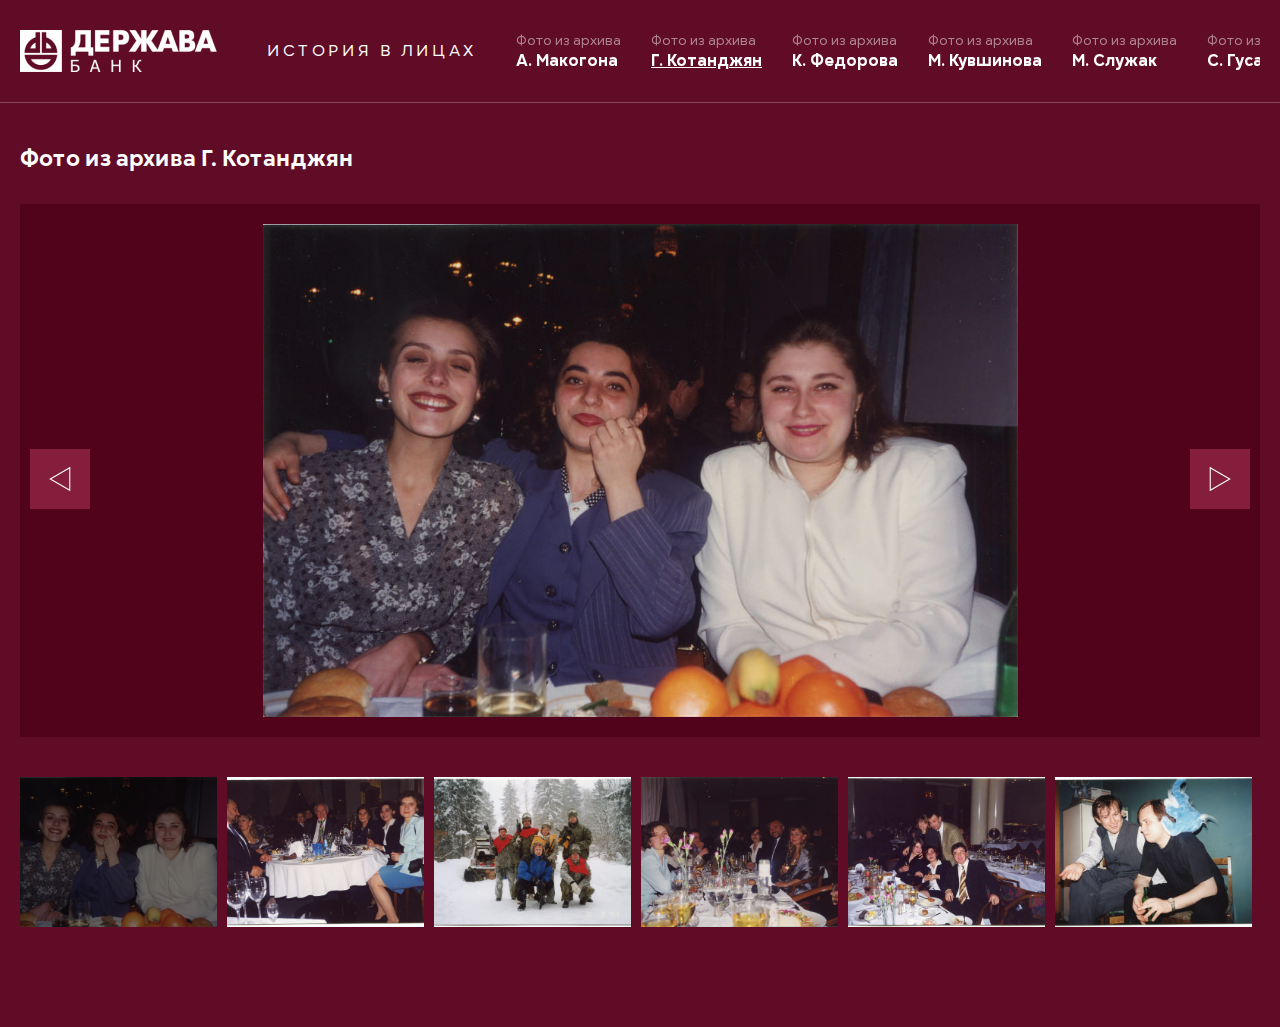
<file: kotanjyan/index.html>
<!DOCTYPE html>
<html lang="en">

<head>
    <meta charset="UTF-8">
    <meta name="viewport" content="width=device-width, initial-scale=1.0">
    <title>Держава 30 лет</title>
    <meta name="description" content="Держава 3:0 - Игра продолжается">
    <link rel="apple-touch-icon" sizes="180x180" href="../img/favicons/apple-touch-icon.png">
    <link rel="icon" type="image/png" sizes="32x32" href="../img/favicons/favicon-32x32.png">
    <link rel="icon" type="image/png" sizes="16x16" href="../img/favicons/favicon-16x16.png">
    <script src="../js/fancybox.umd.js"></script>
    <link rel="stylesheet" href="../css/fancybox.css" />
    <link rel="stylesheet" href="../css/swiper-bundle.min.css">
    <link rel="stylesheet" href="../css/main.min.css">
</head>

<body>
    <header class="header gallery-header">
        <div class="container">
            <div class="header__wrapper">
                <a href="/" class="header__logo">
                    <img src="../img/logo.png" alt="">
                </a>
                <div class="header__content">
                    <div class="header__title">ИСТОРИЯ В ЛИЦАХ</div>
                    <div class="header__slider swiper">
                        <div class="swiper-wrapper">
                            <a href="/macagona" target="_blank" class="swiper-slide">
                                <div class="slide-title">Фото из архива</div>
                                <div class="slide-name">А. Макогона</div>
                            </a>
                            <a href="/kotanjyan" target="_blank" class="swiper-slide active-link">
                                <div class="slide-title">Фото из архива</div>
                                <div class="slide-name">Г. Котанджян</div>
                            </a>
                            <a href="/fedorov" target="_blank" class="swiper-slide">
                                <div class="slide-title">Фото из архива</div>
                                <div class="slide-name">К. Федорова</div>
                            </a>
                            <a href="/kuvshinova" target="_blank" class="swiper-slide">
                                <div class="slide-title">Фото из архива</div>
                                <div class="slide-name">М. Кувшинова</div>
                            </a>
                            <a href="/sluzhak" target="_blank" class="swiper-slide">
                                <div class="slide-title">Фото из архива</div>
                                <div class="slide-name">М. Служак</div>
                            </a>
                            <a href="/gusarova" target="_blank" class="swiper-slide">
                                <div class="slide-title">Фото из архива</div>
                                <div class="slide-name">С. Гусаровой</div>
                            </a>
                            <a href="/sergeeva" target="_blank" class="swiper-slide">
                                <div class="slide-title">Фото из архива</div>
                                <div class="slide-name">Ю. Сергеевой</div>
                            </a>
                            <a href="/pelipenko" target="_blank" class="swiper-slide">
                                <div class="slide-title">Фото из архива</div>
                                <div class="slide-name">Е. Пелипенко</div>
                            </a>
                            <a href="/corporate" target="_blank" class="swiper-slide">
                                <div class="slide-title">Фото из архива</div>
                                <div class="slide-name">Корпоративные мероприятия</div>
                            </a>
                        </div>
                    </div>
                </div>
                <div class="mobile-btn">
                    <svg width="25" height="20" viewBox="0 0 25 20" fill="none" xmlns="http://www.w3.org/2000/svg">
                        <rect width="25" height="2" fill="#AF8592" />
                        <rect width="25" height="2" transform="translate(0 9)" fill="#AF8592" />
                        <rect width="25" height="2" transform="translate(0 18)" fill="#AF8592" />
                    </svg>
                </div>
            </div>
        </div>
    </header>
    <main class="main gallery-main">
        <section class="gallery">
            <div class="container">
                <div class="gallery__title">Фото из архива Г. Котанджян</div>
                <div class="gallery__wrapper">
                    <div class="gallery-main-slider swiper">
                        <div class="swiper-button-prev">
                            <svg width="20" height="24" viewBox="0 0 20 24" fill="none"
                                xmlns="http://www.w3.org/2000/svg">
                                <path d="M19 22.3923L1 12L19 1.60769L19 22.3923Z" stroke="white" />
                            </svg>
                        </div>
                        <div class="swiper-button-next">
                            <svg width="20" height="24" viewBox="0 0 20 24" fill="none"
                                xmlns="http://www.w3.org/2000/svg">
                                <path d="M1 1.60769L19 12L0.999999 22.3923L1 1.60769Z" stroke="white" />
                            </svg>
                        </div>
                        <div class="swiper-wrapper">
                            <div class="swiper-slide">
                                <div class="slide-image">
                                    <img src="../img/gallery/kotanjan/kotanjan-01.jpg" />
                                </div>
                            </div>
                            <div class="swiper-slide">
                                <div class="slide-image">
                                    <img src="../img/gallery/kotanjan/kotanjan-02.jpg" />
                                </div>
                            </div>
                            <div class="swiper-slide">
                                <div class="slide-image">
                                    <img src="../img/gallery/kotanjan/kotanjan-03.jpg" />
                                </div>
                            </div>
                            <div class="swiper-slide">
                                <div class="slide-image">
                                    <img src="../img/gallery/kotanjan/kotanjan-04.jpg" />
                                </div>
                            </div>
                            <div class="swiper-slide">
                                <div class="slide-image">
                                    <img src="../img/gallery/kotanjan/kotanjan-05.jpg" />
                                </div>
                            </div>
                            <div class="swiper-slide">
                                <div class="slide-image">
                                    <img src="../img/gallery/kotanjan/kotanjan-06.jpg" />
                                </div>
                            </div>
                            <div class="swiper-slide">
                                <div class="slide-image">
                                    <img src="../img/gallery/kotanjan/kotanjan-07.jpg" />
                                </div>
                            </div>
                            <div class="swiper-slide">
                                <div class="slide-image">
                                    <img src="../img/gallery/kotanjan/kotanjan-08.jpg" />
                                </div>
                            </div>
                            <div class="swiper-slide">
                                <div class="slide-image">
                                    <img src="../img/gallery/kotanjan/kotanjan-09.jpg" />
                                </div>
                            </div>
                            <div class="swiper-slide">
                                <div class="slide-image">
                                    <img src="../img/gallery/kotanjan/kotanjan-10.jpg" />
                                </div>
                            </div>
                            <div class="swiper-slide">
                                <div class="slide-image">
                                    <img src="../img/gallery/kotanjan/kotanjan-11.jpg" />
                                </div>
                            </div>
                            <div class="swiper-slide">
                                <div class="slide-image">
                                    <img src="../img/gallery/kotanjan/kotanjan-12.jpg" />
                                </div>
                            </div>
                            <div class="swiper-slide">
                                <div class="slide-image">
                                    <img src="../img/gallery/kotanjan/kotanjan-13.jpg" />
                                </div>
                            </div>
                            <div class="swiper-slide">
                                <div class="slide-image">
                                    <img src="../img/gallery/kotanjan/kotanjan-14.jpg" />
                                </div>
                            </div>
                            <div class="swiper-slide">
                                <div class="slide-image">
                                    <img src="../img/gallery/kotanjan/kotanjan-15.jpg" />
                                </div>
                            </div>
                            <div class="swiper-slide">
                                <div class="slide-image">
                                    <img src="../img/gallery/kotanjan/kotanjan-16.jpg" />
                                </div>
                            </div>
                            <div class="swiper-slide">
                                <div class="slide-image">
                                    <img src="../img/gallery/kotanjan/kotanjan-17.jpg" />
                                </div>
                            </div>
                            <div class="swiper-slide">
                                <div class="slide-image">
                                    <img src="../img/gallery/kotanjan/kotanjan-18.jpg" />
                                </div>
                            </div>
                            <div class="swiper-slide">
                                <div class="slide-image">
                                    <img src="../img/gallery/kotanjan/kotanjan-19.jpg" />
                                </div>
                            </div>
                        </div>
                    </div>
                    <div class="gallery-thumb-slider swiper">
                        <div class="swiper-wrapper">
                            <div class="swiper-slide">
                                <img src="../img/gallery/kotanjan/kotanjan-01.jpg" />
                            </div>
                            <div class="swiper-slide">
                                <img src="../img/gallery/kotanjan/kotanjan-02.jpg" />
                            </div>
                            <div class="swiper-slide">
                                <img src="../img/gallery/kotanjan/kotanjan-03.jpg" />
                            </div>
                            <div class="swiper-slide">
                                <img src="../img/gallery/kotanjan/kotanjan-04.jpg" />
                            </div>
                            <div class="swiper-slide">
                                <img src="../img/gallery/kotanjan/kotanjan-05.jpg" />
                            </div>
                            <div class="swiper-slide">
                                <img src="../img/gallery/kotanjan/kotanjan-06.jpg" />
                            </div>
                            <div class="swiper-slide">
                                <img src="../img/gallery/kotanjan/kotanjan-07.jpg" />
                            </div>
                            <div class="swiper-slide">
                                <img src="../img/gallery/kotanjan/kotanjan-08.jpg" />
                            </div>
                            <div class="swiper-slide">
                                <img src="../img/gallery/kotanjan/kotanjan-09.jpg" />
                            </div>
                            <div class="swiper-slide">
                                <img src="../img/gallery/kotanjan/kotanjan-10.jpg" />
                            </div>
                            <div class="swiper-slide">
                                <img src="../img/gallery/kotanjan/kotanjan-11.jpg" />
                            </div>
                            <div class="swiper-slide">
                                <img src="../img/gallery/kotanjan/kotanjan-12.jpg" />
                            </div>
                            <div class="swiper-slide">
                                <img src="../img/gallery/kotanjan/kotanjan-13.jpg" />
                            </div>
                            <div class="swiper-slide">
                                <img src="../img/gallery/kotanjan/kotanjan-14.jpg" />
                            </div>
                            <div class="swiper-slide">
                                <img src="../img/gallery/kotanjan/kotanjan-15.jpg" />
                            </div>
                            <div class="swiper-slide">
                                <img src="../img/gallery/kotanjan/kotanjan-16.jpg" />
                            </div>
                            <div class="swiper-slide">
                                <img src="../img/gallery/kotanjan/kotanjan-17.jpg" />
                            </div>
                            <div class="swiper-slide">
                                <img src="../img/gallery/kotanjan/kotanjan-18.jpg" />
                            </div>
                            <div class="swiper-slide">
                                <img src="../img/gallery/kotanjan/kotanjan-19.jpg" />
                            </div>
                        </div>
                    </div>
                </div>
            </div>
        </section>
    </main>

    <script src="../js/swiper-bundle.min.js"></script>
    <script src="../js/main.js"></script>
</body>

</html>
</file>
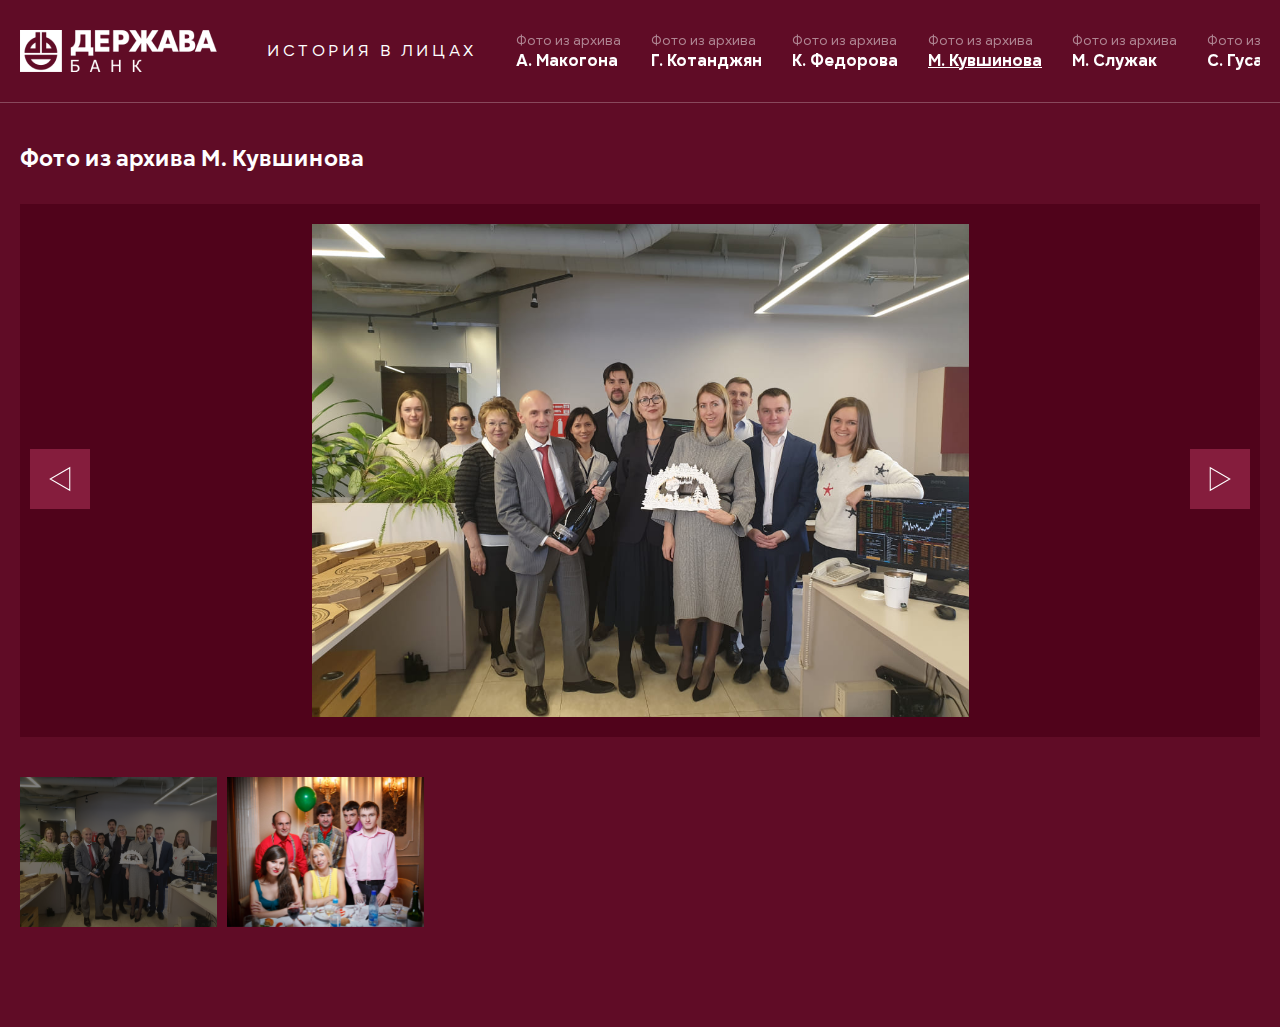
<file: kuvshinova/index.html>
<!DOCTYPE html>
<html lang="en">

<head>
    <meta charset="UTF-8">
    <meta name="viewport" content="width=device-width, initial-scale=1.0">
    <title>Держава 30 лет</title>
    <meta name="description" content="Держава 3:0 - Игра продолжается">
    <link rel="apple-touch-icon" sizes="180x180" href="../img/favicons/apple-touch-icon.png">
    <link rel="icon" type="image/png" sizes="32x32" href="../img/favicons/favicon-32x32.png">
    <link rel="icon" type="image/png" sizes="16x16" href="../img/favicons/favicon-16x16.png">
    <script src="../js/fancybox.umd.js"></script>
    <link rel="stylesheet" href="../css/fancybox.css" />
    <link rel="stylesheet" href="../css/swiper-bundle.min.css">
    <link rel="stylesheet" href="../css/main.min.css">
</head>

<body>
    <header class="header gallery-header">
        <div class="container">
            <div class="header__wrapper">
                <a href="/" class="header__logo">
                    <img src="../img/logo.png" alt="">
                </a>
                <div class="header__content">
                    <div class="header__title">ИСТОРИЯ В ЛИЦАХ</div>
                    <div class="header__slider swiper">
                        <div class="swiper-wrapper">
                            <a href="/macagona" target="_blank" class="swiper-slide">
                                <div class="slide-title">Фото из архива</div>
                                <div class="slide-name">А. Макогона</div>
                            </a>
                            <a href="/kotanjyan" target="_blank" class="swiper-slide">
                                <div class="slide-title">Фото из архива</div>
                                <div class="slide-name">Г. Котанджян</div>
                            </a>
                            <a href="/fedorov" target="_blank" class="swiper-slide">
                                <div class="slide-title">Фото из архива</div>
                                <div class="slide-name">К. Федорова</div>
                            </a>
                            <a href="/kuvshinova" target="_blank" class="swiper-slide active-link">
                                <div class="slide-title">Фото из архива</div>
                                <div class="slide-name">М. Кувшинова</div>
                            </a>
                            <a href="/sluzhak" target="_blank" class="swiper-slide">
                                <div class="slide-title">Фото из архива</div>
                                <div class="slide-name">М. Служак</div>
                            </a>
                            <a href="/gusarova" target="_blank" class="swiper-slide">
                                <div class="slide-title">Фото из архива</div>
                                <div class="slide-name">С. Гусаровой</div>
                            </a>
                            <a href="/sergeeva" target="_blank" class="swiper-slide">
                                <div class="slide-title">Фото из архива</div>
                                <div class="slide-name">Ю. Сергеевой</div>
                            </a>
                            <a href="/pelipenko" target="_blank" class="swiper-slide">
                                <div class="slide-title">Фото из архива</div>
                                <div class="slide-name">Е. Пелипенко</div>
                            </a>
                            <a href="/corporate" target="_blank" class="swiper-slide">
                                <div class="slide-title">Фото из архива</div>
                                <div class="slide-name">Корпоративные мероприятия</div>
                            </a>
                        </div>
                    </div>
                </div>
                <div class="mobile-btn">
                    <svg width="25" height="20" viewBox="0 0 25 20" fill="none" xmlns="http://www.w3.org/2000/svg">
                        <rect width="25" height="2" fill="#AF8592" />
                        <rect width="25" height="2" transform="translate(0 9)" fill="#AF8592" />
                        <rect width="25" height="2" transform="translate(0 18)" fill="#AF8592" />
                    </svg>
                </div>
            </div>
        </div>
    </header>
    <main class="main gallery-main">
        <section class="gallery">
            <div class="container">
                <div class="gallery__title">Фото из архива М. Кувшинова</div>
                <div class="gallery__wrapper">
                    <div class="gallery-main-slider swiper">
                        <div class="swiper-button-prev">
                            <svg width="20" height="24" viewBox="0 0 20 24" fill="none"
                                xmlns="http://www.w3.org/2000/svg">
                                <path d="M19 22.3923L1 12L19 1.60769L19 22.3923Z" stroke="white" />
                            </svg>
                        </div>
                        <div class="swiper-button-next">
                            <svg width="20" height="24" viewBox="0 0 20 24" fill="none"
                                xmlns="http://www.w3.org/2000/svg">
                                <path d="M1 1.60769L19 12L0.999999 22.3923L1 1.60769Z" stroke="white" />
                            </svg>
                        </div>
                        <div class="swiper-wrapper">
                            <div class="swiper-slide">
                                <div class="slide-image">
                                    <img src="../img/gallery/kuvshinov/kuvshinov-01.jpg" />
                                </div>
                            </div>
                            <div class="swiper-slide">
                                <div class="slide-image">
                                    <img src="../img/gallery/kuvshinov/kuvshinov-02.jpg" />
                                </div>
                            </div>
                        </div>
                    </div>
                    <div class="gallery-thumb-slider swiper">
                        <div class="swiper-wrapper">

                            <div class="swiper-slide">
                                <img src="../img/gallery/kuvshinov/kuvshinov-01.jpg" />
                            </div>
                            <div class="swiper-slide">
                                <img src="../img/gallery/kuvshinov/kuvshinov-02.jpg" />
                            </div>
                        </div>
                    </div>
                </div>
            </div>
        </section>
    </main>

    <script src="../js/swiper-bundle.min.js"></script>
    <script src="../js/main.js"></script>
</body>

</html>
</file>
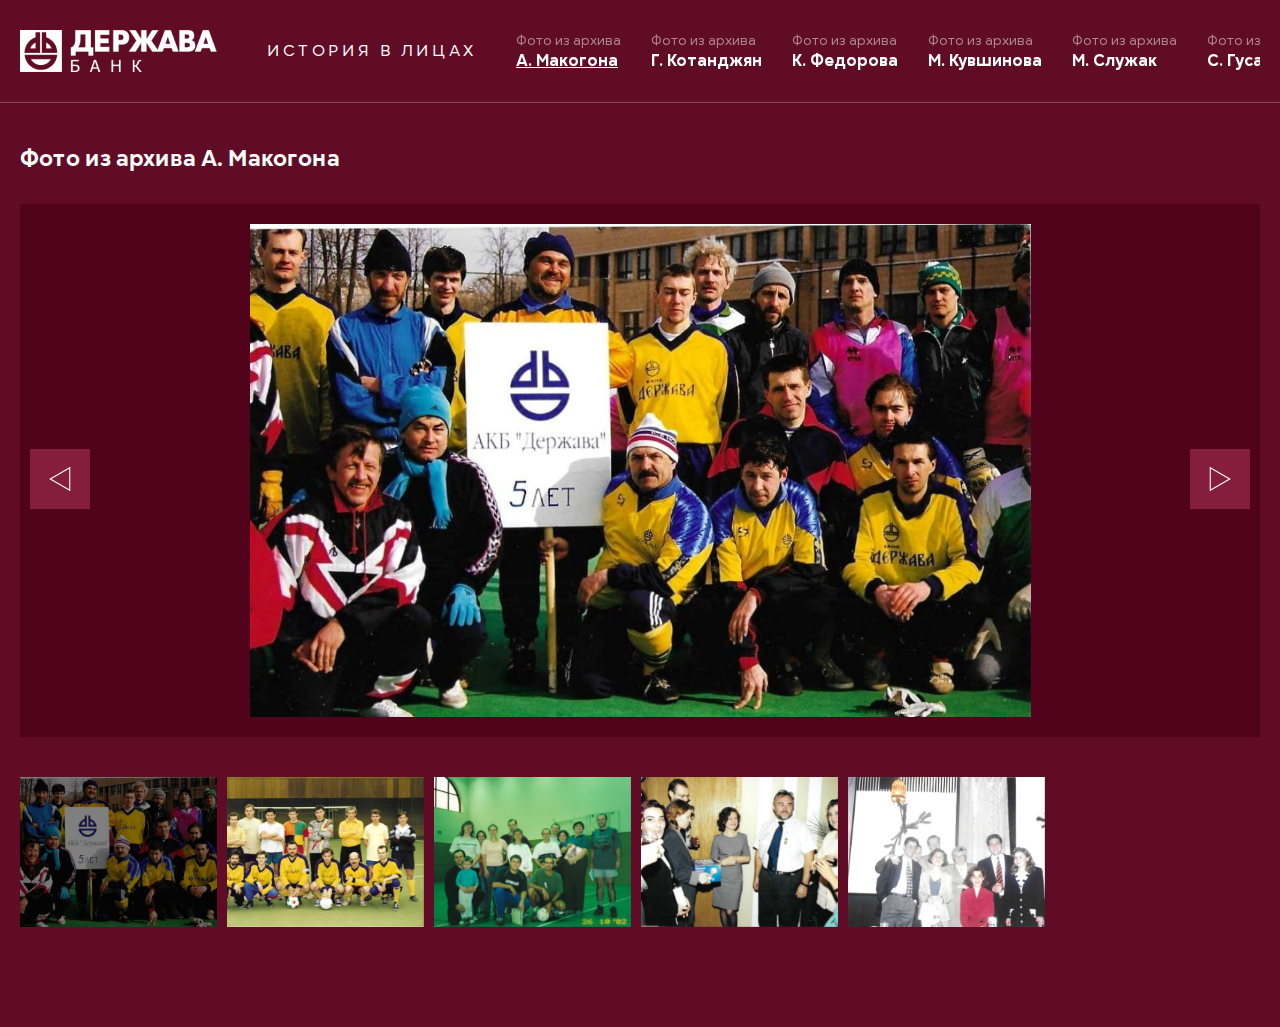
<file: macagona/index.html>
<!DOCTYPE html>
<html lang="en">

<head>
    <meta charset="UTF-8">
    <meta name="viewport" content="width=device-width, initial-scale=1.0">
    <title>Держава 30 лет</title>
    <meta name="description" content="Держава 3:0 - Игра продолжается">
    <link rel="apple-touch-icon" sizes="180x180" href="../img/favicons/apple-touch-icon.png">
    <link rel="icon" type="image/png" sizes="32x32" href="../img/favicons/favicon-32x32.png">
    <link rel="icon" type="image/png" sizes="16x16" href="../img/favicons/favicon-16x16.png">
    <script src="../js/fancybox.umd.js"></script>
    <link rel="stylesheet" href="../css/fancybox.css" />
    <link rel="stylesheet" href="../css/swiper-bundle.min.css">
    <link rel="stylesheet" href="../css/main.min.css">
</head>

<body>
    <header class="header gallery-header">
        <div class="container">
            <div class="header__wrapper">
                <a href="/" class="header__logo">
                    <img src="../img/logo.png" alt="">
                </a>
                <div class="header__content">
                    <div class="header__title">ИСТОРИЯ В ЛИЦАХ</div>
                    <div class="header__slider swiper">
                        <div class="swiper-wrapper">
                            <a href="/macagona" target="_blank" class="swiper-slide active-link">
                                <div class="slide-title">Фото из архива</div>
                                <div class="slide-name">А. Макогона</div>
                            </a>
                            <a href="/kotanjyan" target="_blank" class="swiper-slide">
                                <div class="slide-title">Фото из архива</div>
                                <div class="slide-name">Г. Котанджян</div>
                            </a>
                            <a href="/fedorov" target="_blank" class="swiper-slide">
                                <div class="slide-title">Фото из архива</div>
                                <div class="slide-name">К. Федорова</div>
                            </a>
                            <a href="/kuvshinova" target="_blank" class="swiper-slide">
                                <div class="slide-title">Фото из архива</div>
                                <div class="slide-name">М. Кувшинова</div>
                            </a>
                            <a href="/sluzhak" target="_blank" class="swiper-slide">
                                <div class="slide-title">Фото из архива</div>
                                <div class="slide-name">М. Служак</div>
                            </a>
                            <a href="/gusarova" target="_blank" class="swiper-slide">
                                <div class="slide-title">Фото из архива</div>
                                <div class="slide-name">С. Гусаровой</div>
                            </a>
                            <a href="/sergeeva" target="_blank" class="swiper-slide">
                                <div class="slide-title">Фото из архива</div>
                                <div class="slide-name">Ю. Сергеевой</div>
                            </a>
                            <a href="/pelipenko" target="_blank" class="swiper-slide">
                                <div class="slide-title">Фото из архива</div>
                                <div class="slide-name">Е. Пелипенко</div>
                            </a>
                            <a href="/corporate" target="_blank" class="swiper-slide">
                                <div class="slide-title">Фото из архива</div>
                                <div class="slide-name">Корпоративные мероприятия</div>
                            </a>
                        </div>
                    </div>
                </div>
                <div class="mobile-btn">
                    <svg width="25" height="20" viewBox="0 0 25 20" fill="none" xmlns="http://www.w3.org/2000/svg">
                        <rect width="25" height="2" fill="#AF8592" />
                        <rect width="25" height="2" transform="translate(0 9)" fill="#AF8592" />
                        <rect width="25" height="2" transform="translate(0 18)" fill="#AF8592" />
                    </svg>
                </div>
            </div>
        </div>
    </header>
    <main class="main gallery-main">
        <section class="gallery">
            <div class="container">
                <div class="gallery__title">Фото из архива А. Макогона</div>
                <div class="gallery__wrapper">
                    <div class="gallery-main-slider swiper">
                        <div class="swiper-button-prev">
                            <svg width="20" height="24" viewBox="0 0 20 24" fill="none"
                                xmlns="http://www.w3.org/2000/svg">
                                <path d="M19 22.3923L1 12L19 1.60769L19 22.3923Z" stroke="white" />
                            </svg>
                        </div>
                        <div class="swiper-button-next">
                            <svg width="20" height="24" viewBox="0 0 20 24" fill="none"
                                xmlns="http://www.w3.org/2000/svg">
                                <path d="M1 1.60769L19 12L0.999999 22.3923L1 1.60769Z" stroke="white" />
                            </svg>
                        </div>
                        <div class="swiper-wrapper">
                            <div class="swiper-slide">
                                <div class="slide-image">
                                    <img src="../img/gallery/macogon/macogon-01.jpg" />
                                </div>
                            </div>

                            <div class="swiper-slide">
                                <div class="slide-image">
                                    <img src="../img/gallery/macogon/macogon-02.jpg" />
                                </div>
                            </div>

                            <div class="swiper-slide">
                                <div class="slide-image">
                                    <img src="../img/gallery/macogon/macogon-03.jpg" />
                                </div>
                            </div>

                            <div class="swiper-slide">
                                <div class="slide-image">
                                    <img src="../img/gallery/macogon/macogon-04.jpg" />
                                </div>
                            </div>

                            <div class="swiper-slide">
                                <div class="slide-image">
                                    <img src="../img/gallery/macogon/macogon-05.jpg" />
                                </div>
                            </div>

                        </div>
                    </div>
                    <div class="gallery-thumb-slider swiper">
                        <div class="swiper-wrapper">
                            <div class="swiper-slide">
                                <img src="../img/gallery/macogon/macogon-01.jpg" />
                            </div>
                            <div class="swiper-slide">
                                <img src="../img/gallery/macogon/macogon-02.jpg" />
                            </div>
                            <div class="swiper-slide">
                                <img src="../img/gallery/macogon/macogon-03.jpg" />
                            </div>
                            <div class="swiper-slide">
                                <img src="../img/gallery/macogon/macogon-04.jpg" />
                            </div>
                            <div class="swiper-slide">
                                <img src="../img/gallery/macogon/macogon-05.jpg" />
                            </div>
                        </div>
                    </div>
                </div>
            </div>
        </section>
    </main>

    <script src="../js/swiper-bundle.min.js"></script>
    <script src="../js/main.js"></script>
</body>

</html>
</file>
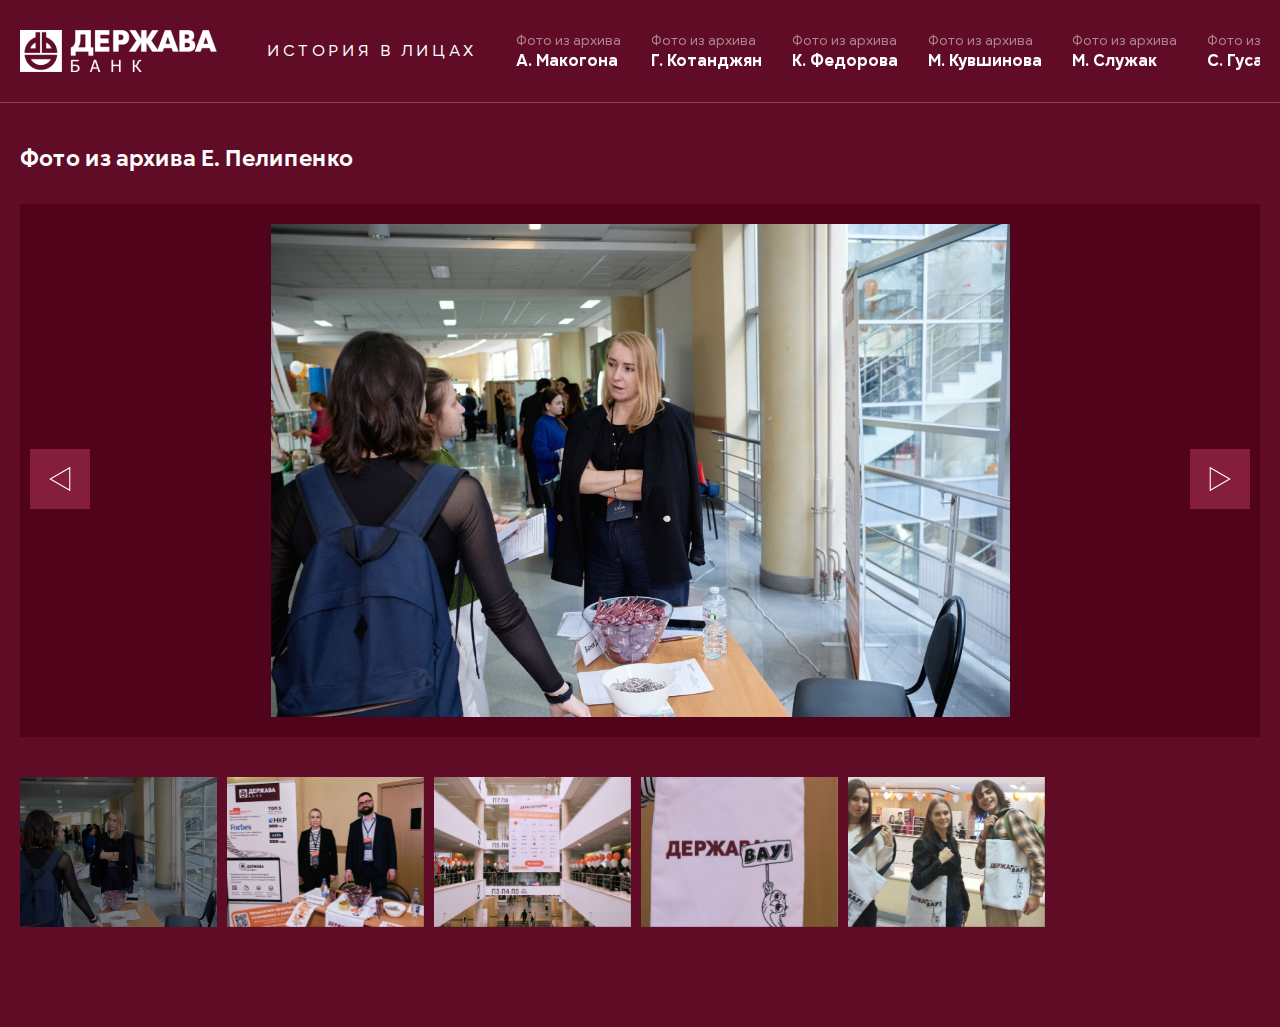
<file: pelipenko/index.html>
<!DOCTYPE html>
<html lang="en">

<head>
    <meta charset="UTF-8">
    <meta name="viewport" content="width=device-width, initial-scale=1.0">
    <title>Держава 30 лет</title>
    <meta name="description" content="Держава 3:0 - Игра продолжается">
    <link rel="apple-touch-icon" sizes="180x180" href="../img/favicons/apple-touch-icon.png">
    <link rel="icon" type="image/png" sizes="32x32" href="../img/favicons/favicon-32x32.png">
    <link rel="icon" type="image/png" sizes="16x16" href="../img/favicons/favicon-16x16.png">
    <script src="../js/fancybox.umd.js"></script>
    <link rel="stylesheet" href="../css/fancybox.css" />
    <link rel="stylesheet" href="../css/swiper-bundle.min.css">
    <link rel="stylesheet" href="../css/main.min.css">
</head>

<body>
    <header class="header gallery-header">
        <div class="container">
            <div class="header__wrapper">
                <a href="/" class="header__logo">
                    <img src="../img/logo.png" alt="">
                </a>
                <div class="header__content">
                    <div class="header__title">ИСТОРИЯ В ЛИЦАХ</div>
                    <div class="header__slider swiper">
                        <div class="swiper-wrapper">
                            <a href="/macagona" target="_blank" class="swiper-slide">
                                <div class="slide-title">Фото из архива</div>
                                <div class="slide-name">А. Макогона</div>
                            </a>
                            <a href="/kotanjyan" target="_blank" class="swiper-slide">
                                <div class="slide-title">Фото из архива</div>
                                <div class="slide-name">Г. Котанджян</div>
                            </a>
                            <a href="/fedorov" target="_blank" class="swiper-slide">
                                <div class="slide-title">Фото из архива</div>
                                <div class="slide-name">К. Федорова</div>
                            </a>
                            <a href="/kuvshinova" target="_blank" class="swiper-slide">
                                <div class="slide-title">Фото из архива</div>
                                <div class="slide-name">М. Кувшинова</div>
                            </a>
                            <a href="/sluzhak" target="_blank" class="swiper-slide">
                                <div class="slide-title">Фото из архива</div>
                                <div class="slide-name">М. Служак</div>
                            </a>
                            <a href="/gusarova" target="_blank" class="swiper-slide">
                                <div class="slide-title">Фото из архива</div>
                                <div class="slide-name">С. Гусаровой</div>
                            </a>
                            <a href="/sergeeva" target="_blank" class="swiper-slide">
                                <div class="slide-title">Фото из архива</div>
                                <div class="slide-name">Ю. Сергеевой</div>
                            </a>
                            <a href="/pelipenko" target="_blank" class="swiper-slide active-link">
                                <div class="slide-title">Фото из архива</div>
                                <div class="slide-name">Е. Пелипенко</div>
                            </a>
                            <a href="/corporate" target="_blank" class="swiper-slide">
                                <div class="slide-title">Фото из архива</div>
                                <div class="slide-name">Корпоративные мероприятия</div>
                            </a>
                        </div>
                    </div>
                </div>
                <div class="mobile-btn">
                    <svg width="25" height="20" viewBox="0 0 25 20" fill="none" xmlns="http://www.w3.org/2000/svg">
                        <rect width="25" height="2" fill="#AF8592" />
                        <rect width="25" height="2" transform="translate(0 9)" fill="#AF8592" />
                        <rect width="25" height="2" transform="translate(0 18)" fill="#AF8592" />
                    </svg>
                </div>
            </div>
        </div>
    </header>
    <main class="main gallery-main">
        <section class="gallery">
            <div class="container">
                <div class="gallery__title">Фото из архива Е. Пелипенко</div>
                <div class="gallery__wrapper">
                    <div class="gallery-main-slider swiper">
                        <div class="swiper-button-prev">
                            <svg width="20" height="24" viewBox="0 0 20 24" fill="none"
                                xmlns="http://www.w3.org/2000/svg">
                                <path d="M19 22.3923L1 12L19 1.60769L19 22.3923Z" stroke="white" />
                            </svg>
                        </div>
                        <div class="swiper-button-next">
                            <svg width="20" height="24" viewBox="0 0 20 24" fill="none"
                                xmlns="http://www.w3.org/2000/svg">
                                <path d="M1 1.60769L19 12L0.999999 22.3923L1 1.60769Z" stroke="white" />
                            </svg>
                        </div>
                        <div class="swiper-wrapper">
                            <div class="swiper-slide">
                                <div class="slide-image">
                                    <img src="../img/gallery/pelipenko/pelipenko-01.jpg" />
                                </div>
                            </div>
                            <div class="swiper-slide">
                                <div class="slide-image">
                                    <img src="../img/gallery/pelipenko/pelipenko-02.jpg" />
                                </div>
                            </div>
                            <div class="swiper-slide">
                                <div class="slide-image">
                                    <img src="../img/gallery/pelipenko/pelipenko-03.jpg" />
                                </div>
                            </div>
                            <div class="swiper-slide">
                                <div class="slide-image">
                                    <img src="../img/gallery/pelipenko/pelipenko-04.jpg" />
                                </div>
                            </div>
                            <div class="swiper-slide">
                                <div class="slide-image">
                                    <img src="../img/gallery/pelipenko/pelipenko-05.jpg" />
                                </div>
                            </div>
                        </div>
                    </div>
                    <div class="gallery-thumb-slider swiper">
                        <div class="swiper-wrapper">
                            <div class="swiper-slide">
                                <img src="../img/gallery/pelipenko/pelipenko-01.jpg" />
                            </div>
                            <div class="swiper-slide">
                                <img src="../img/gallery/pelipenko/pelipenko-02.jpg" />
                            </div>
                            <div class="swiper-slide">
                                <img src="../img/gallery/pelipenko/pelipenko-03.jpg" />
                            </div>
                            <div class="swiper-slide">
                                <img src="../img/gallery/pelipenko/pelipenko-04.jpg" />
                            </div>
                            <div class="swiper-slide">
                                <img src="../img/gallery/pelipenko/pelipenko-05.jpg" />
                            </div>
                        </div>
                    </div>
                </div>
            </div>
        </section>
    </main>

    <script src="../js/swiper-bundle.min.js"></script>
    <script src="../js/main.js"></script>
</body>

</html>
</file>
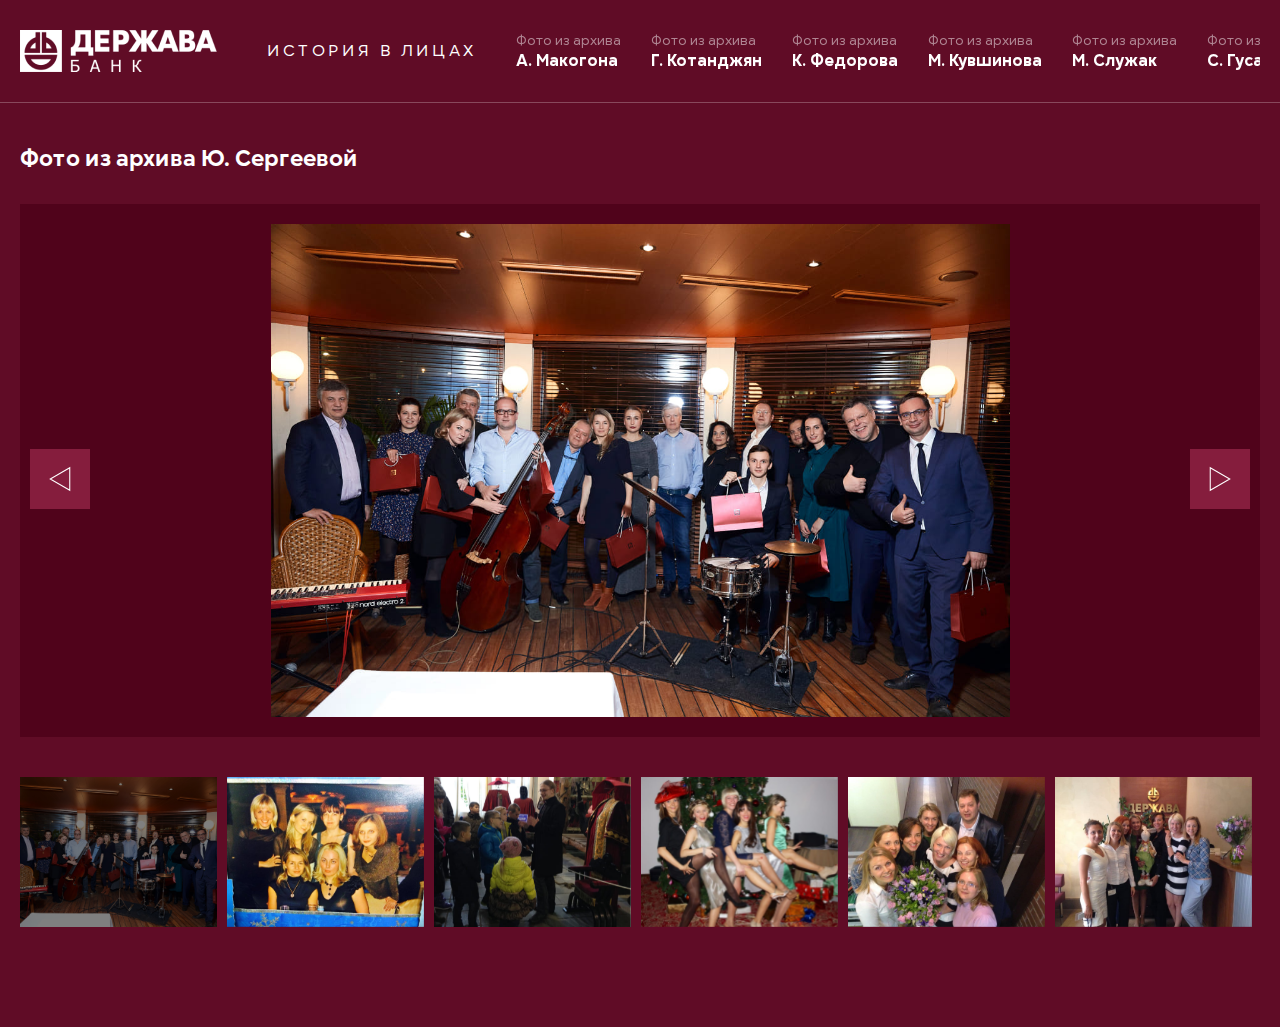
<file: sergeeva/index.html>
<!DOCTYPE html>
<html lang="en">

<head>
    <meta charset="UTF-8">
    <meta name="viewport" content="width=device-width, initial-scale=1.0">
    <title>Держава 30 лет</title>
    <meta name="description" content="Держава 3:0 - Игра продолжается">
    <link rel="apple-touch-icon" sizes="180x180" href="../img/favicons/apple-touch-icon.png">
    <link rel="icon" type="image/png" sizes="32x32" href="../img/favicons/favicon-32x32.png">
    <link rel="icon" type="image/png" sizes="16x16" href="../img/favicons/favicon-16x16.png">
    <script src="../js/fancybox.umd.js"></script>
    <link rel="stylesheet" href="../css/fancybox.css" />
    <link rel="stylesheet" href="../css/swiper-bundle.min.css">
    <link rel="stylesheet" href="../css/main.min.css">
</head>

<body>
    <header class="header gallery-header">
        <div class="container">
            <div class="header__wrapper">
                <a href="/" class="header__logo">
                    <img src="../img/logo.png" alt="">
                </a>
                <div class="header__content">
                    <div class="header__title">ИСТОРИЯ В ЛИЦАХ</div>
                    <div class="header__slider swiper">
                        <div class="swiper-wrapper">
                            <a href="/macagona" target="_blank" class="swiper-slide">
                                <div class="slide-title">Фото из архива</div>
                                <div class="slide-name">А. Макогона</div>
                            </a>
                            <a href="/kotanjyan" target="_blank" class="swiper-slide">
                                <div class="slide-title">Фото из архива</div>
                                <div class="slide-name">Г. Котанджян</div>
                            </a>
                            <a href="/fedorov" target="_blank" class="swiper-slide">
                                <div class="slide-title">Фото из архива</div>
                                <div class="slide-name">К. Федорова</div>
                            </a>
                            <a href="/kuvshinova" target="_blank" class="swiper-slide">
                                <div class="slide-title">Фото из архива</div>
                                <div class="slide-name">М. Кувшинова</div>
                            </a>
                            <a href="/sluzhak" target="_blank" class="swiper-slide">
                                <div class="slide-title">Фото из архива</div>
                                <div class="slide-name">М. Служак</div>
                            </a>
                            <a href="/gusarova" target="_blank" class="swiper-slide">
                                <div class="slide-title">Фото из архива</div>
                                <div class="slide-name">С. Гусаровой</div>
                            </a>
                            <a href="/sergeeva" target="_blank" class="swiper-slide active-link">
                                <div class="slide-title">Фото из архива</div>
                                <div class="slide-name">Ю. Сергеевой</div>
                            </a>
                            <a href="/pelipenko" target="_blank" class="swiper-slide">
                                <div class="slide-title">Фото из архива</div>
                                <div class="slide-name">Е. Пелипенко</div>
                            </a>
                            <a href="/corporate" target="_blank" class="swiper-slide">
                                <div class="slide-title">Фото из архива</div>
                                <div class="slide-name">Корпоративные мероприятия</div>
                            </a>
                        </div>
                    </div>
                </div>
                <div class="mobile-btn">
                    <svg width="25" height="20" viewBox="0 0 25 20" fill="none" xmlns="http://www.w3.org/2000/svg">
                        <rect width="25" height="2" fill="#AF8592" />
                        <rect width="25" height="2" transform="translate(0 9)" fill="#AF8592" />
                        <rect width="25" height="2" transform="translate(0 18)" fill="#AF8592" />
                    </svg>
                </div>
            </div>
        </div>
    </header>
    <main class="main gallery-main">
        <section class="gallery">
            <div class="container">
                <div class="gallery__title">Фото из архива Ю. Сергеевой</div>
                <div class="gallery__wrapper">
                    <div class="gallery-main-slider swiper">
                        <div class="swiper-button-prev">
                            <svg width="20" height="24" viewBox="0 0 20 24" fill="none"
                                xmlns="http://www.w3.org/2000/svg">
                                <path d="M19 22.3923L1 12L19 1.60769L19 22.3923Z" stroke="white" />
                            </svg>
                        </div>
                        <div class="swiper-button-next">
                            <svg width="20" height="24" viewBox="0 0 20 24" fill="none"
                                xmlns="http://www.w3.org/2000/svg">
                                <path d="M1 1.60769L19 12L0.999999 22.3923L1 1.60769Z" stroke="white" />
                            </svg>
                        </div>
                        <div class="swiper-wrapper">
                            <div class="swiper-slide">
                                <div class="slide-image">
                                    <img src="../img/gallery/sergeeva/sergeeva-01.jpg" />
                                </div>
                            </div>
                            <div class="swiper-slide">
                                <div class="slide-image">
                                    <img src="../img/gallery/sergeeva/sergeeva-02.jpg" />
                                </div>
                            </div>
                            <div class="swiper-slide">
                                <div class="slide-image">
                                    <img src="../img/gallery/sergeeva/sergeeva-03.jpg" />
                                </div>
                            </div>
                            <div class="swiper-slide">
                                <div class="slide-image">
                                    <img src="../img/gallery/sergeeva/sergeeva-04.jpg" />
                                </div>
                            </div>
                            <div class="swiper-slide">
                                <div class="slide-image">
                                    <img src="../img/gallery/sergeeva/sergeeva-05.jpg" />
                                </div>
                            </div>
                            <div class="swiper-slide">
                                <div class="slide-image">
                                    <img src="../img/gallery/sergeeva/sergeeva-06.jpg" />
                                </div>
                            </div>
                            <div class="swiper-slide">
                                <div class="slide-image">
                                    <img src="../img/gallery/sergeeva/sergeeva-07.jpg" />
                                </div>
                            </div>
                            <div class="swiper-slide">
                                <div class="slide-image">
                                    <img src="../img/gallery/sergeeva/sergeeva-08.jpg" />
                                </div>
                            </div>

                        </div>
                    </div>
                    <div class="gallery-thumb-slider swiper">
                        <div class="swiper-wrapper">
                            <div class="swiper-slide">
                                <img src="../img/gallery/sergeeva/sergeeva-01.jpg" />
                            </div>
                            <div class="swiper-slide">
                                <img src="../img/gallery/sergeeva/sergeeva-02.jpg" />
                            </div>
                            <div class="swiper-slide">
                                <img src="../img/gallery/sergeeva/sergeeva-03.jpg" />
                            </div>
                            <div class="swiper-slide">
                                <img src="../img/gallery/sergeeva/sergeeva-04.jpg" />
                            </div>
                            <div class="swiper-slide">
                                <img src="../img/gallery/sergeeva/sergeeva-05.jpg" />
                            </div>
                            <div class="swiper-slide">
                                <img src="../img/gallery/sergeeva/sergeeva-06.jpg" />
                            </div>
                            <div class="swiper-slide">
                                <img src="../img/gallery/sergeeva/sergeeva-07.jpg" />
                            </div>
                            <div class="swiper-slide">
                                <img src="../img/gallery/sergeeva/sergeeva-08.jpg" />
                            </div>
                        </div>
                    </div>
                </div>
            </div>
        </section>
    </main>

    <script src="../js/swiper-bundle.min.js"></script>
    <script src="../js/main.js"></script>
</body>

</html>
</file>
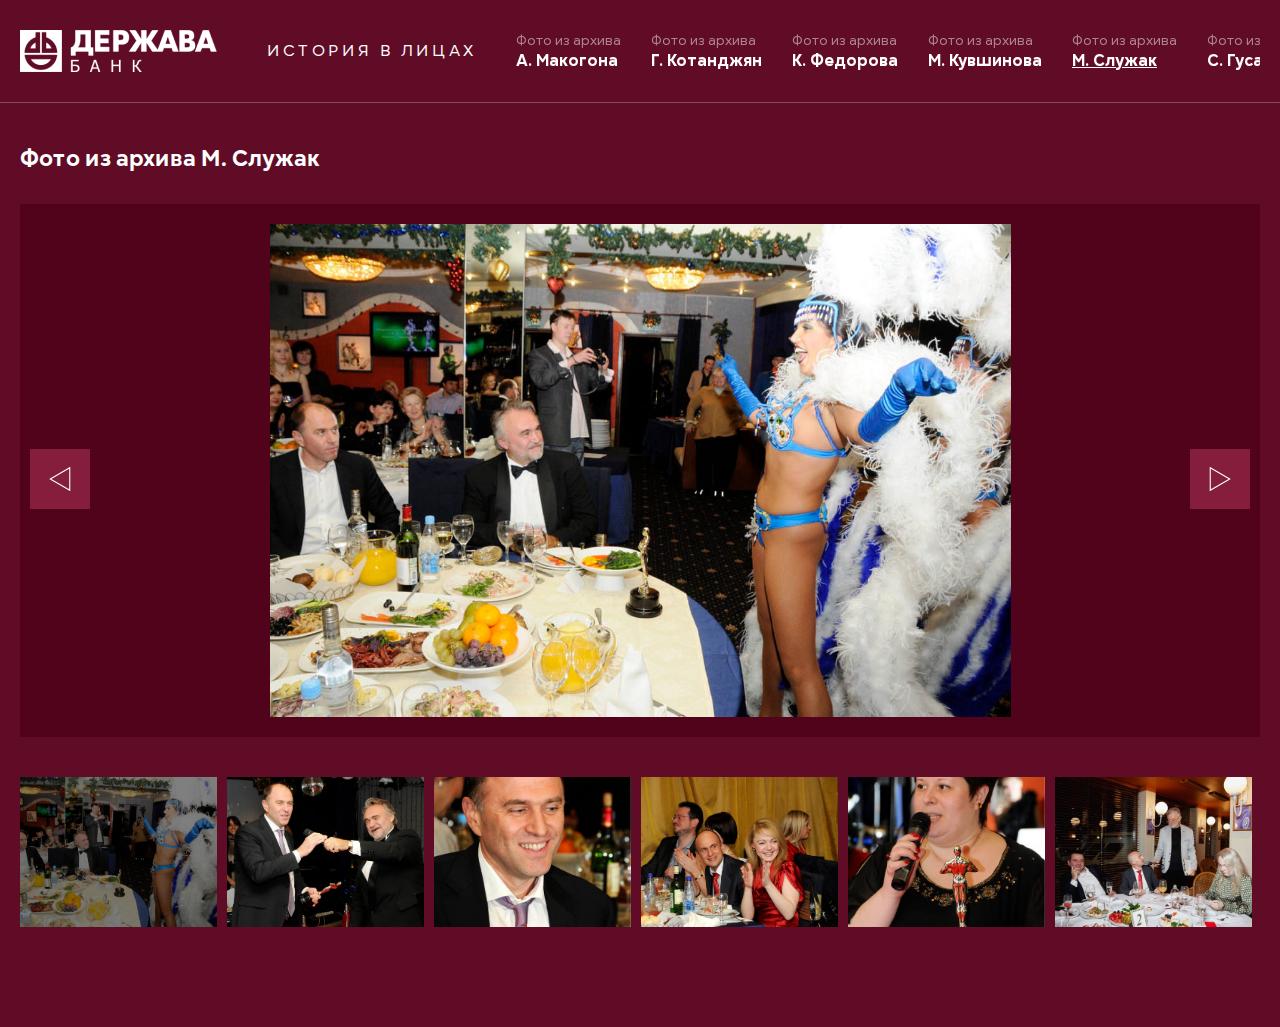
<file: sluzhak/index.html>
<!DOCTYPE html>
<html lang="en">

<head>
    <meta charset="UTF-8">
    <meta name="viewport" content="width=device-width, initial-scale=1.0">
    <title>Держава 30 лет</title>
    <meta name="description" content="Держава 3:0 - Игра продолжается">
    <link rel="apple-touch-icon" sizes="180x180" href="../img/favicons/apple-touch-icon.png">
    <link rel="icon" type="image/png" sizes="32x32" href="../img/favicons/favicon-32x32.png">
    <link rel="icon" type="image/png" sizes="16x16" href="../img/favicons/favicon-16x16.png">
    <script src="../js/fancybox.umd.js"></script>
    <link rel="stylesheet" href="../css/fancybox.css" />
    <link rel="stylesheet" href="../css/swiper-bundle.min.css">
    <link rel="stylesheet" href="../css/main.min.css">
</head>

<body>
    <header class="header gallery-header">
        <div class="container">
            <div class="header__wrapper">
                <a href="/" class="header__logo">
                    <img src="../img/logo.png" alt="">
                </a>
                <div class="header__content">
                    <div class="header__title">ИСТОРИЯ В ЛИЦАХ</div>
                    <div class="header__slider swiper">
                        <div class="swiper-wrapper">
                            <a href="/macagona" target="_blank" class="swiper-slide">
                                <div class="slide-title">Фото из архива</div>
                                <div class="slide-name">А. Макогона</div>
                            </a>
                            <a href="/kotanjyan" target="_blank" class="swiper-slide">
                                <div class="slide-title">Фото из архива</div>
                                <div class="slide-name">Г. Котанджян</div>
                            </a>
                            <a href="/fedorov" target="_blank" class="swiper-slide">
                                <div class="slide-title">Фото из архива</div>
                                <div class="slide-name">К. Федорова</div>
                            </a>
                            <a href="/kuvshinova" target="_blank" class="swiper-slide">
                                <div class="slide-title">Фото из архива</div>
                                <div class="slide-name">М. Кувшинова</div>
                            </a>
                            <a href="/sluzhak" target="_blank" class="swiper-slide active-link">
                                <div class="slide-title">Фото из архива</div>
                                <div class="slide-name">М. Служак</div>
                            </a>
                            <a href="/gusarova" target="_blank" class="swiper-slide">
                                <div class="slide-title">Фото из архива</div>
                                <div class="slide-name">С. Гусаровой</div>
                            </a>
                            <a href="/sergeeva" target="_blank" class="swiper-slide">
                                <div class="slide-title">Фото из архива</div>
                                <div class="slide-name">Ю. Сергеевой</div>
                            </a>
                            <a href="/pelipenko" target="_blank" class="swiper-slide">
                                <div class="slide-title">Фото из архива</div>
                                <div class="slide-name">Е. Пелипенко</div>
                            </a>
                            <a href="/corporate" target="_blank" class="swiper-slide">
                                <div class="slide-title">Фото из архива</div>
                                <div class="slide-name">Корпоративные мероприятия</div>
                            </a>
                        </div>
                    </div>
                </div>
                <div class="mobile-btn">
                    <svg width="25" height="20" viewBox="0 0 25 20" fill="none" xmlns="http://www.w3.org/2000/svg">
                        <rect width="25" height="2" fill="#AF8592" />
                        <rect width="25" height="2" transform="translate(0 9)" fill="#AF8592" />
                        <rect width="25" height="2" transform="translate(0 18)" fill="#AF8592" />
                    </svg>
                </div>
            </div>
        </div>
    </header>
    <main class="main gallery-main">
        <section class="gallery">
            <div class="container">
                <div class="gallery__title">Фото из архива М. Служак</div>
                <div class="gallery__wrapper">
                    <div class="gallery-main-slider swiper">
                        <div class="swiper-button-prev">
                            <svg width="20" height="24" viewBox="0 0 20 24" fill="none"
                                xmlns="http://www.w3.org/2000/svg">
                                <path d="M19 22.3923L1 12L19 1.60769L19 22.3923Z" stroke="white" />
                            </svg>
                        </div>
                        <div class="swiper-button-next">
                            <svg width="20" height="24" viewBox="0 0 20 24" fill="none"
                                xmlns="http://www.w3.org/2000/svg">
                                <path d="M1 1.60769L19 12L0.999999 22.3923L1 1.60769Z" stroke="white" />
                            </svg>
                        </div>
                        <div class="swiper-wrapper">
                            <div class="swiper-slide">
                                <div class="slide-image">
                                    <img src="../img/gallery/slujac/slujac-01.jpg" />
                                </div>
                            </div>
                            <div class="swiper-slide">
                                <div class="slide-image">
                                    <img src="../img/gallery/slujac/slujac-02.jpg" />
                                </div>
                            </div>
                            <div class="swiper-slide">
                                <div class="slide-image">
                                    <img src="../img/gallery/slujac/slujac-03.jpg" />
                                </div>
                            </div>
                            <div class="swiper-slide">
                                <div class="slide-image">
                                    <img src="../img/gallery/slujac/slujac-04.jpg" />
                                </div>
                            </div>
                            <div class="swiper-slide">
                                <div class="slide-image">
                                    <img src="../img/gallery/slujac/slujac-05.jpg" />
                                </div>
                            </div>
                            <div class="swiper-slide">
                                <div class="slide-image">
                                    <img src="../img/gallery/slujac/slujac-06.jpg" />
                                </div>
                            </div>
                            <div class="swiper-slide">
                                <div class="slide-image">
                                    <img src="../img/gallery/slujac/slujac-07.jpg" />
                                </div>
                            </div>
                            <div class="swiper-slide">
                                <div class="slide-image">
                                    <img src="../img/gallery/slujac/slujac-08.jpg" />
                                </div>
                            </div>
                            <div class="swiper-slide">
                                <div class="slide-image">
                                    <img src="../img/gallery/slujac/slujac-09.jpg" />
                                </div>
                            </div>
                            <div class="swiper-slide">
                                <div class="slide-image">
                                    <img src="../img/gallery/slujac/slujac-10.jpg" />
                                </div>
                            </div>
                            <div class="swiper-slide">
                                <div class="slide-image">
                                    <img src="../img/gallery/slujac/slujac-11.jpg" />
                                </div>
                            </div>
                            <div class="swiper-slide">
                                <div class="slide-image">
                                    <img src="../img/gallery/slujac/slujac-12.jpg" />
                                </div>
                            </div>
                            <div class="swiper-slide">
                                <div class="slide-image">
                                    <img src="../img/gallery/slujac/slujac-13.jpg" />
                                </div>
                            </div>
                            <div class="swiper-slide">
                                <div class="slide-image">
                                    <img src="../img/gallery/slujac/slujac-14.jpg" />
                                </div>
                            </div>
                            <div class="swiper-slide">
                                <div class="slide-image">
                                    <img src="../img/gallery/slujac/slujac-15.jpg" />
                                </div>
                            </div>
                            <div class="swiper-slide">
                                <div class="slide-image">
                                    <img src="../img/gallery/slujac/slujac-16.jpg" />
                                </div>
                            </div>
                            <div class="swiper-slide">
                                <div class="slide-image">
                                    <img src="../img/gallery/slujac/slujac-17.jpg" />
                                </div>
                            </div>
                        </div>
                    </div>
                    <div class="gallery-thumb-slider swiper">
                        <div class="swiper-wrapper">
                            <div class="swiper-slide">
                                <img src="../img/gallery/slujac/slujac-01.jpg" />
                            </div>
                            <div class="swiper-slide">
                                <img src="../img/gallery/slujac/slujac-02.jpg" />
                            </div>
                            <div class="swiper-slide">
                                <img src="../img/gallery/slujac/slujac-03.jpg" />
                            </div>
                            <div class="swiper-slide">
                                <img src="../img/gallery/slujac/slujac-04.jpg" />
                            </div>
                            <div class="swiper-slide">
                                <img src="../img/gallery/slujac/slujac-05.jpg" />
                            </div>
                            <div class="swiper-slide">
                                <img src="../img/gallery/slujac/slujac-06.jpg" />
                            </div>
                            <div class="swiper-slide">
                                <img src="../img/gallery/slujac/slujac-07.jpg" />
                            </div>
                            <div class="swiper-slide">
                                <img src="../img/gallery/slujac/slujac-08.jpg" />
                            </div>
                            <div class="swiper-slide">
                                <img src="../img/gallery/slujac/slujac-09.jpg" />
                            </div>
                            <div class="swiper-slide">
                                <img src="../img/gallery/slujac/slujac-10.jpg" />
                            </div>
                            <div class="swiper-slide">
                                <img src="../img/gallery/slujac/slujac-11.jpg" />
                            </div>
                            <div class="swiper-slide">
                                <img src="../img/gallery/slujac/slujac-12.jpg" />
                            </div>
                            <div class="swiper-slide">
                                <img src="../img/gallery/slujac/slujac-13.jpg" />
                            </div>
                            <div class="swiper-slide">
                                <img src="../img/gallery/slujac/slujac-14.jpg" />
                            </div>
                            <div class="swiper-slide">
                                <img src="../img/gallery/slujac/slujac-15.jpg" />
                            </div>
                            <div class="swiper-slide">
                                <img src="../img/gallery/slujac/slujac-16.jpg" />
                            </div>
                            <div class="swiper-slide">
                                <img src="../img/gallery/slujac/slujac-17.jpg" />
                            </div>
                        </div>
                    </div>
                </div>
            </div>
        </section>
    </main>

    <script src="../js/swiper-bundle.min.js"></script>
    <script src="../js/main.js"></script>
</body>

</html>
</file>
<file: css/main.min.css>
@font-face{font-family:"Gogh";src:local("Gogh Bold"),local("Gogh-Bold"),url("../fonts/Gogh-Bold.woff2") format("woff2"),url("../fonts/Gogh-Bold.woff") format("woff"),url("../fonts/Gogh-Bold.ttf") format("truetype");font-weight:700;font-style:normal;font-display:swap}@font-face{font-family:"Gogh";src:local("Gogh Regular"),local("Gogh-Regular"),url("../fonts/Gogh-Regular.woff2") format("woff2"),url("../fonts/Gogh-Regular.woff") format("woff"),url("../fonts/Gogh-Regular.ttf") format("truetype");font-weight:400;font-style:normal;font-display:swap}@font-face{font-family:"Factor A";src:local("Factor A Light"),local("Factor-A-Light"),url("../fonts/FactorALight-Regular.woff2") format("woff2"),url("../fonts/FactorALight-Regular.woff") format("woff"),url("../fonts/FactorALight-Regular.ttf") format("truetype");font-weight:300;font-style:normal;font-display:swap}*,*::before,*::after{box-sizing:border-box}ul[class],ol[class]{padding:0}body,h1,h2,h3,h4,h5,h6 p,li,figure,figcaption,blockquote,dl,dd,span,p{margin:0;line-height:initial}span{display:block}a{display:block;text-decoration:none}label,input{display:block}ul[class],ol[class]{list-style:none}a:not([class]){-webkit-text-decoration-skip:ink;text-decoration-skip-ink:auto;display:inline}img{max-width:100%;display:block}article>*+*{margin-top:1em}input,button,textarea,select{font:inherit}input:focus,button:focus,textarea:focus,select:focus{outline:none}@media(prefers-reduced-motion: reduce){*{animation-duration:.01ms !important;animation-iteration-count:1 !important;transition-duration:.01ms !important;scroll-behavior:auto !important}}html{width:100%;overflow-x:hidden;overflow-y:auto;line-height:100%;font-size:20px;color:#fff;height:100%}body{font-family:"Gogh";font-size:20px;font-weight:700;line-height:100%;-webkit-font-smoothing:antialiased;-moz-osx-font-smoothing:grayscale;margin:0;padding:0;background-color:#fff;background-color:#600c26}footer{margin-top:auto;width:100%;overflow:hidden}.container{max-width:1780px;padding:0px 20px;margin:auto}.header__logo{flex-shrink:0;width:197px;height:42px}.header__logo img{width:100%;height:100%;-o-object-fit:contain;object-fit:contain}.info__plate-wrapper{position:relative}.info__plate-wrapper._mob{display:none}.info__plate-wrapper .info__plate{opacity:0;visibility:hidden;transition:all .2s ease-in-out;position:absolute;left:0;top:0;transform:translateY(-115%);background-color:#fff;box-shadow:10px 10px 0px 0px rgba(0,0,0,.25);display:flex}.info__plate-wrapper .plate__img{flex-shrink:0;height:110px;width:110px}.info__plate-wrapper .plate__descr{padding:10px 15px;color:#88455a;font-family:Gogh;font-size:14px;font-style:normal;font-weight:400;line-height:normal}.header__wrapper{justify-content:space-between;padding:30px 0;display:flex;align-items:center;gap:50px;overflow:hidden}.header__content{display:flex;align-items:center;gap:40px;width:calc(100% - 247px)}.header__title{flex-shrink:0;color:#fff;font-family:Gogh;font-size:16px;font-style:normal;font-weight:400;line-height:normal;letter-spacing:3.2px}.header__slider .swiper-slide{width:-moz-fit-content;width:fit-content}.header__slider .slide-title{color:#af8592;font-family:Gogh;font-size:14px;font-style:normal;font-weight:400;line-height:normal}.header__slider .slide-name{color:#fff;font-family:Gogh;font-size:16px;font-style:normal;font-weight:700;line-height:normal}.timeline{padding-top:40px;padding-bottom:30px;background:#50031b}.timeline__title{color:#fff;font-family:Gogh;font-size:16px;font-style:normal;font-weight:400;line-height:normal;letter-spacing:3.2px;margin-bottom:30px}.timeline__content{display:flex;width:100%;justify-content:space-between;align-items:baseline}.timeline__date{width:-moz-fit-content;width:fit-content;color:#fff;font-family:"Factor A";font-size:24px;font-style:normal;font-weight:300;line-height:normal;letter-spacing:16.8px}.timeline__lines{margin-left:25px;margin-right:40px;width:100%;height:10px;border-bottom:1px solid #af8592;position:relative}.timeline__line{position:absolute;height:100%;width:1px;background-color:#af8592}.timeline__line:nth-of-type(1){left:0%}.timeline__line:nth-of-type(2){left:13.5%}.timeline__line:nth-of-type(3){left:20%}.timeline__line:nth-of-type(4){left:30.1%}.timeline__line:nth-of-type(5){left:36.7%}.timeline__line:nth-of-type(6){left:40%}.timeline__line:nth-of-type(7){left:43.4%}.timeline__line:nth-of-type(8){left:46.6%}.timeline__line:nth-of-type(9){left:50%}.timeline__line:nth-of-type(10){left:53.3%}.timeline__line:nth-of-type(11){left:56.7%}.timeline__line:nth-of-type(12){left:60%}.timeline__line:nth-of-type(13){left:63.3%}.timeline__line:nth-of-type(14){left:66.6%}.timeline__line:nth-of-type(15){left:70%}.timeline__line:nth-of-type(16){left:73.3%}.timeline__line:nth-of-type(17){left:76.6%}.timeline__line:nth-of-type(18){left:80%}.timeline__line:nth-of-type(19){left:83.3%}.timeline__line:nth-of-type(20){left:90%}.timeline__line:nth-of-type(21){left:96.6%}.timeline__line:nth-of-type(22){left:100%}.timeline__arrow{background-repeat:no-repeat;background-size:contain;background-position:center;background-image:url("data:image/svg+xml;charset=UTF-8,%3csvg width='13' height='10' viewBox='0 0 13 10' fill='none' xmlns='http://www.w3.org/2000/svg'%3e%3cpath d='M11.2631 0.75L6.5 9L1.73686 0.749999L11.2631 0.75Z' stroke='white'/%3e%3c/svg%3e ");width:13px;height:13px;position:absolute;left:0;top:0px;transform:translate(-6px, -23px);transition:left .6s ease-in-out}.cards{padding-top:80px;overflow:hidden;position:relative}.cards::after{pointer-events:none;z-index:3;right:0;top:80px;position:absolute;content:"";height:100%;width:500px;background:linear-gradient(90deg, rgba(80, 3, 27, 0) 0%, #50031b 100%)}.cards__slider{overflow:visible}.card__block{flex-shrink:0;background-color:#851d3d;width:300px;height:550px;position:relative}.card__block::before{position:absolute;left:0;top:0;content:"";height:100%;width:100%;background-image:url(../img/cards/card-bg.png);background-repeat:no-repeat;background-size:contain;z-index:1;background-position:bottom}.block__content{flex-direction:column;align-items:flex-start;display:flex;flex-shrink:0;padding-top:30px;height:100%;position:relative;z-index:2}.block__year{color:#fff;font-family:"Factor A";font-size:100px;font-style:normal;font-weight:300;line-height:normal;margin-bottom:18px}.block__descr{padding-left:15px;padding-right:60px;color:#fff;font-family:Gogh;font-size:14px;font-style:normal;font-weight:400;line-height:normal}.block__image{overflow:hidden;margin-top:auto}.block__image img{width:100%;height:auto;-o-object-fit:contain;object-fit:contain;-o-object-position:bottom;object-position:bottom}.card{-webkit-user-select:none;-moz-user-select:none;user-select:none;display:flex;align-items:flex-start;gap:40px;width:-moz-fit-content;width:fit-content}.card:last-child{margin-right:800px !important}.mobile-btn{display:none}.card__info{flex-shrink:0;padding-top:80px;padding-right:40px;position:relative;max-width:550px;width:100%;display:flex;flex-direction:column;gap:20px}.card__info::before{position:absolute;left:0;top:36px;height:8px;content:"";width:100%;background-image:url("data:image/svg+xml;charset=UTF-8,%3csvg width='461' height='8' viewBox='0 0 461 8' fill='none' xmlns='http://www.w3.org/2000/svg'%3e%3cpath d='M460.354 4.35355C460.549 4.15829 460.549 3.84171 460.354 3.64645L457.172 0.464466C456.976 0.269204 456.66 0.269204 456.464 0.464466C456.269 0.659728 456.269 0.976311 456.464 1.17157L459.293 4L456.464 6.82843C456.269 7.02369 456.269 7.34027 456.464 7.53553C456.66 7.7308 456.976 7.7308 457.172 7.53553L460.354 4.35355ZM0 4.5H460V3.5H0V4.5Z' fill='%23AF8592'/%3e%3c/svg%3e ");background-repeat:no-repeat;background-size:contain;background-position:center}.info__title{color:#fff;font-family:Gogh;font-size:20px;font-style:normal;font-weight:700;line-height:normal}.info__btn{cursor:pointer;color:#fff;font-family:Gogh;font-size:14px;font-style:normal;font-weight:400;line-height:normal;padding:10px;padding-left:46px;background-color:#851d3d;width:-moz-fit-content;width:fit-content;background-image:url("data:image/svg+xml;charset=UTF-8,%3csvg width='26' height='17' viewBox='0 0 26 17' fill='none' xmlns='http://www.w3.org/2000/svg'%3e%3cg clip-path='url(%23clip0_2005_29)'%3e%3cpath d='M0 -0.166992V17.1663H26V-0.166992H0ZM22.9262 1.38681L13 8.93843L3.07379 1.38681H22.9262ZM1.54461 2.17148L9.86263 8.49969L1.54461 14.8279V2.17148ZM3.07379 15.6126L11.1429 9.47371L13 10.8865L14.8571 9.47371L22.9262 15.6126H3.07379ZM24.4553 14.8279L16.1373 8.49969L24.4553 2.17153V14.8279Z' fill='white'/%3e%3c/g%3e%3cdefs%3e%3cclipPath id='clip0_2005_29'%3e%3crect width='26' height='17' fill='white'/%3e%3c/clipPath%3e%3c/defs%3e%3c/svg%3e ");background-repeat:no-repeat;background-size:26px 17px;background-position:center left 10px}.info__btn:hover+.info__plate{opacity:1;visibility:visible}.info__line{display:flex;max-width:180px;width:100%;height:19px;padding-top:15px;border-bottom:1px solid #af8592}.block__year,.block__descr{transition:color .3s ease-in-out}.card__block{transition:background-color .3s ease-in-out}.card.swiper-slide-active .card__block{background-color:#fff}.card.swiper-slide-active .block__year,.card.swiper-slide-active .block__descr{color:#600c26}.info__descr{color:#fff;font-family:Gogh;font-size:16px;font-style:normal;font-weight:400;line-height:normal}.cards__nav{display:none;position:relative}@media(max-width: 1600px){.cards::after{width:200px}.card:last-child{margin-right:0px !important}.block__content{overflow:hidden}}@media(max-width: 860px){.info__plate-wrapper._mob{display:block}.cards::after{display:none}.info__plate{border:1px solid #600c26;box-shadow:none !important}.mobile-btn{display:block;position:relative;z-index:10;cursor:pointer}.info__line{max-width:100%}.card{flex-direction:column;position:relative;background-color:#fff;padding:20px 15px;min-height:80vh}.card:nth-child(1){padding-bottom:80vw}.card:nth-child(2){padding-bottom:30vw}.card:nth-child(3){padding-bottom:120vw}.card:nth-child(4){padding-bottom:120vw}.card:nth-child(5){padding-bottom:10vw}.card:nth-child(6){padding-bottom:120vw}.card:nth-child(7){padding-bottom:10vw}.card:nth-child(8){padding-bottom:10vw}.card:nth-child(9){padding-bottom:10vw}.card:nth-child(10){padding-bottom:10vw}.card:nth-child(11){padding-bottom:100vw}.card:nth-child(12){padding-bottom:98vw}.card:nth-child(12) .info__plate-wrapper .info__plate{transform:translateY(50px)}.card:nth-child(12) .block__image img{transform:translateY(18vw)}.card:nth-child(14){padding-bottom:90vw}.card:nth-child(14) .block__image img{transform:translateY(27vw)}.card:nth-child(15){padding-bottom:70vw}.card:nth-child(15) .block__image img{transform:translateY(22vw)}.card:nth-child(16){padding-bottom:92vw}.card:nth-child(16) .block__image img{transform:translateY(24vw)}.card:nth-child(22){padding-bottom:120vw}.block__image{position:absolute;bottom:0;left:0;width:100%}.block__image img{-o-object-position:bottom;object-position:bottom}.card__info{padding:0}.card__block{background-color:rgba(0,0,0,0) !important;position:static;height:-moz-fit-content;height:fit-content;width:100%}.card__block::before{display:none}.block__year{font-size:40px}.block__descr{display:none}.block__content{position:static;padding:0;border-bottom:1px solid #af8592}.info__title,.block__year,.info__descr{color:#600c26 !important}.card__info::before{display:none}.block__image img{height:100%}.header__content{transition:all .2s ease-in-out;opacity:0;visibility:hidden;flex-direction:column;align-items:flex-start;z-index:10;box-shadow:0px 4px 40px 0px rgba(0,0,0,.4);gap:20px;padding:40px 20px;top:0;position:absolute;width:100%;left:0;background-color:#fff}.header__content .header__title{color:#600c26}.header__content.show{opacity:1;visibility:visible}.header__slider{border-top:1px solid #af8592;border-bottom:1px solid #af8592;padding:20px 0}.header__slider .swiper-wrapper{transform:none !important;flex-wrap:wrap;gap:20px 60px}.slide-name{color:#600c26 !important;font-family:Gogh;font-size:16px;font-style:normal;font-weight:700;line-height:normal}.info__title{font-size:18px}}.main{padding-bottom:100px}@media(max-width: 680px){.cards{padding-top:20px}.timeline{padding-top:10px;padding-bottom:10px}.timeline__wrapper{position:relative}.timeline__date{color:#fff;font-size:14px;font-style:normal;font-weight:300;line-height:normal;letter-spacing:2.8px;position:absolute;transform:translateY(-46px)}.timeline__date:last-child{right:0}.timeline__title{text-align:center;font-size:14px;font-style:normal;font-weight:300;line-height:normal;letter-spacing:2.8px}.timeline__lines{margin:0}}@media(max-width: 576px){.card__info{gap:15px}.card{gap:20px}.info__btn{width:100%;text-align:center}.header__slider .swiper-wrapper{gap:20px}.card{width:100%}.block__year{margin-bottom:15px;padding-top:10px}.cards__nav{position:absolute;right:15px;top:20px;display:flex;gap:5px}.cards__nav .swiper-button-next,.cards__nav .swiper-button-prev{color:#fff;font-family:"Factor A";font-size:14px;font-style:normal;font-weight:300;line-height:140%;display:block;letter-spacing:2.8px;width:90px;position:static;padding:14px 10px;background:#913451;margin:0}.cards__nav .swiper-button-next::after,.cards__nav .swiper-button-prev::after{display:none}.cards__nav .swiper-button-next{padding-right:30px;background-repeat:no-repeat;background-size:13px 13px;background-position:center right 10px;background-image:url("data:image/svg+xml;charset=UTF-8,%3csvg width='10' height='12' viewBox='0 0 10 12' fill='none' xmlns='http://www.w3.org/2000/svg'%3e%3cpath d='M0.750002 1.23686L9 6L0.750001 10.7631L0.750002 1.23686Z' stroke='white'/%3e%3c/svg%3e ")}.cards__nav .swiper-button-prev{text-align:right;padding-left:30px;background-repeat:no-repeat;background-size:13px 13px;background-position:center left 10px;background-image:url("data:image/svg+xml;charset=UTF-8,%3csvg width='10' height='12' viewBox='0 0 10 12' fill='none' xmlns='http://www.w3.org/2000/svg'%3e%3cpath d='M9.25 10.7631L1 6L9.25 1.23686L9.25 10.7631Z' stroke='white'/%3e%3c/svg%3e ")}}.active-link .slide-name{text-decoration-line:underline}.gallery__title{margin-bottom:30px;color:#fff;font-family:Gogh;font-size:22px;font-style:normal;font-weight:700;line-height:normal}.gallery-header{border-bottom:1px solid rgba(175,133,146,.5)}.gallery-main{padding-top:40px}.gallery-main-slider{margin-bottom:40px;background-color:#50031b;padding-top:20px;padding-bottom:20px}.gallery-main-slider .swiper-slide{padding:0px 15px;display:flex;justify-content:center;overflow:hidden;flex-direction:column;align-items:center}.gallery-main-slider .slide-image{display:flex;flex-direction:column;justify-content:center;overflow:hidden}.gallery-main-slider .slide-image img{transform:translateX(1px);height:493px;-o-object-fit:contain;object-fit:contain}.gallery-main-slider .slide-descr{padding:15px 0;color:#fff;font-family:Gogh;font-size:14px;font-style:normal;font-weight:400;line-height:normal}.gallery-main-slider .swiper-button-next,.gallery-main-slider .swiper-button-prev{width:60px;height:60px;background:#851d3d;display:flex;align-items:center;justify-content:center}.gallery-main-slider .swiper-button-next svg,.gallery-main-slider .swiper-button-prev svg{width:26px;height:26px}.gallery-main-slider .swiper-button-next::after,.gallery-main-slider .swiper-button-prev::after{display:none}.gallery__wrapper{width:100%;overflow:hidden}.gallery-thumb-slider .swiper-slide{position:relative;background-color:#851d3d;height:150px;width:197px}.gallery-thumb-slider .swiper-slide::before{position:absolute;width:100%;height:100%;left:0;top:0;content:"";background-color:rgba(0,0,0,.5);opacity:0;transition:opacity .2s ease-in-out}.gallery-thumb-slider .swiper-slide img{width:100%;height:100%;-o-object-fit:cover;object-fit:cover}.gallery-thumb-slider .swiper-slide.swiper-slide-thumb-active::before{opacity:1}@media(max-width: 768px){.gallery-main-slider .slide-image img{height:80vw}.gallery-main-slider{margin-bottom:42px;overflow:visible}.gallery-main-slider .swiper-button-next{right:0}.gallery-main-slider .swiper-button-prev{left:0}.gallery-main-slider .swiper-button-next,.gallery-main-slider .swiper-button-prev{bottom:-1px;top:inherit;transform:translateY(100%);margin:0;width:40px;height:40px}.gallery-main-slider .swiper-button-next svg,.gallery-main-slider .swiper-button-prev svg{width:15px;height:15px}.gallery-thumb-slider .swiper-slide{height:100px;width:170px}.gallery__title{margin-bottom:20px;font-size:20px}.gallery-main{padding-top:30px}}@media(max-width: 440px){.container{padding:0px 10px}}.fancybox__infobar{display:flex;align-items:center}
</file>
